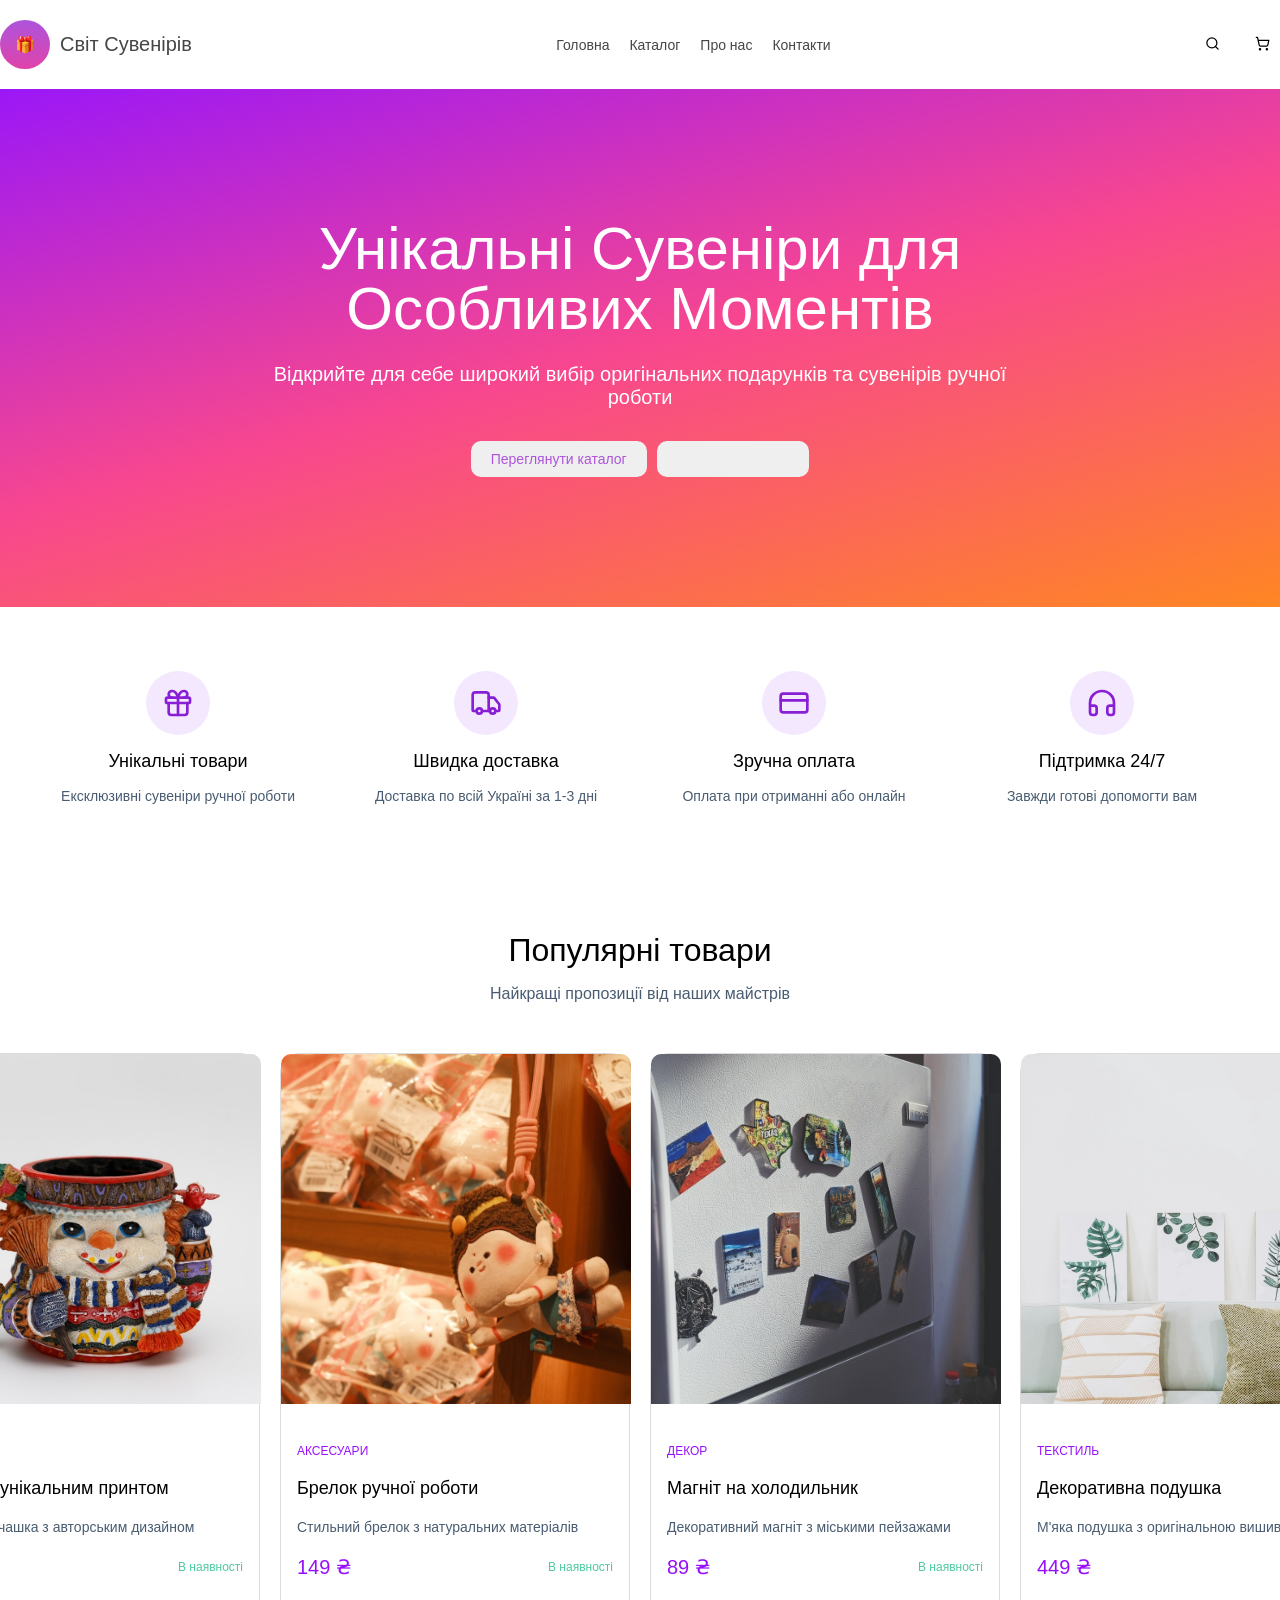
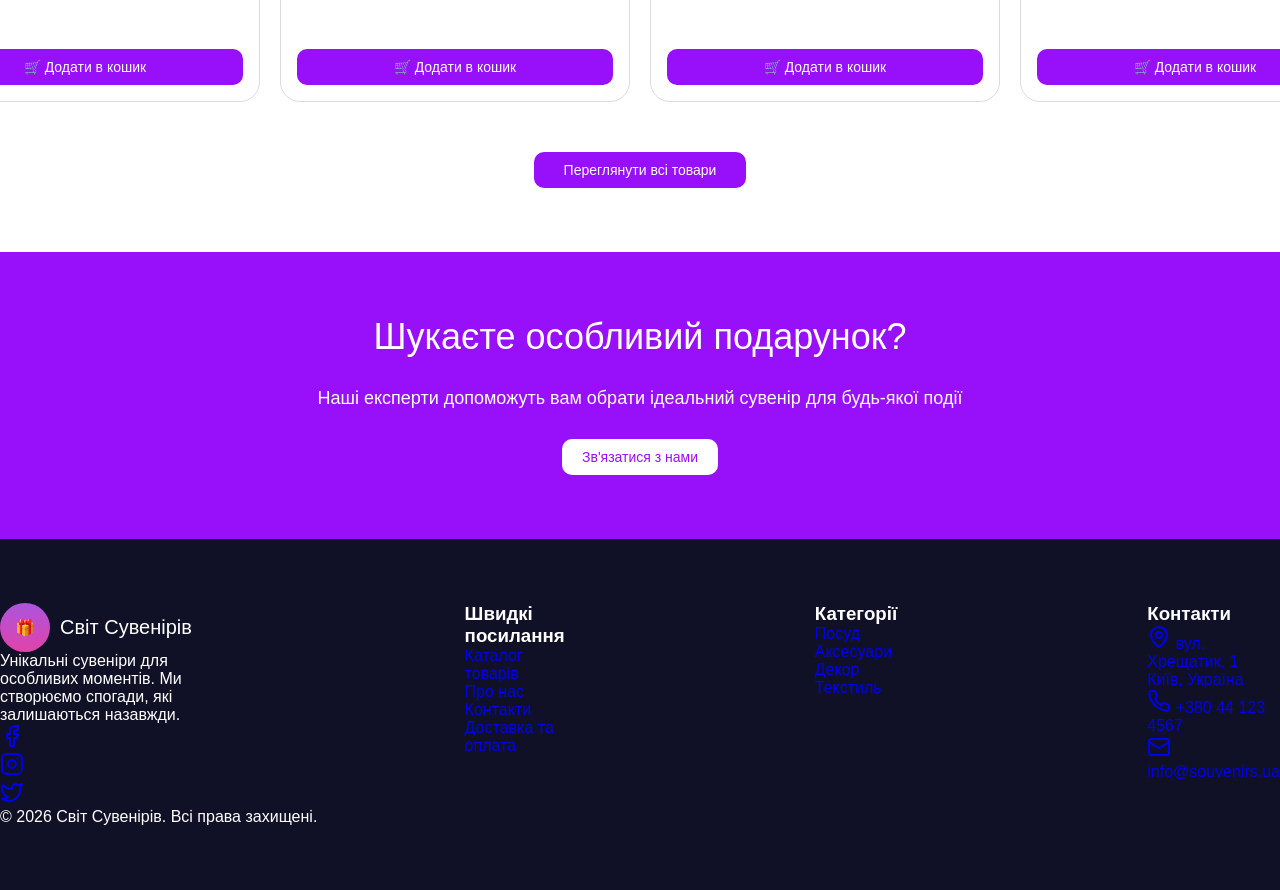
<file: less8_03/index.html>
<!DOCTYPE html>
<html lang="en">
<head>
    <meta charset="UTF-8">
  <link href="style/style.css" type="text/css" rel="stylesheet">
    <title>Світ Сувенірів</title>
</head>
<body>
<header>
    <div class="header-top wrapper">
        <div class="logo">
            <span class="logo-img">🎁</span>
            <span class="logo-text">Світ Сувенірів</span>
        </div>
        <nav class="nav">
            <ul>
                <li><a href="#">Головна</a></li>
                <li><a href="#">Каталог</a></li>
                <li><a href="#">Про нас</a></li>
                <li><a href="#">Контакти</a></li>
            </ul>
        </nav>
        <div class="header-button">
            <button><svg xmlns="http://www.w3.org/2000/svg" width="15" height="15" viewBox="0 0 24 24" fill="none" stroke="currentColor" stroke-width="2" stroke-linecap="round" stroke-linejoin="round" class="lucide lucide-search h-5 w-5"><circle cx="11" cy="11" r="8"></circle><path d="m21 21-4.3-4.3"></path></svg></button>
            <button><svg xmlns="http://www.w3.org/2000/svg" width="15" height="15" viewBox="0 0 24 24" fill="none" stroke="currentColor" stroke-width="2" stroke-linecap="round" stroke-linejoin="round" class="lucide lucide-shopping-cart h-5 w-5"><circle cx="8" cy="21" r="1"></circle><circle cx="19" cy="21" r="1"></circle><path d="M2.05 2.05h2l2.66 12.42a2 2 0 0 0 2 1.58h9.78a2 2 0 0 0 1.95-1.57l1.65-7.43H5.12"></path></svg></button>
        </div>
    </div>
    <div class="header-bottom">
        <div class="header-bottom-text">
            <h1>Унікальні Сувеніри для Особливих Моментів</h1>
            <p>Відкрийте для себе широкий вибір оригінальних подарунків та сувенірів ручної роботи</p>
        </div>
        <div class="header-bottom-button">
            <button>Переглянути каталог</button>
            <button id="btn-hover">Дізнатися більше</button>
        </div>
    </div>
</header>
<main>
    <section class="preference">
        <article class="preference-card">
            <span><svg xmlns="http://www.w3.org/2000/svg" width="32" height="32" viewBox="0 0 24 24" fill="none" stroke="currentColor" stroke-width="2" stroke-linecap="round" stroke-linejoin="round" class="lucide lucide-gift h-8 w-8 text-purple-600"><rect x="3" y="8" width="18" height="4" rx="1"></rect><path d="M12 8v13"></path><path d="M19 12v7a2 2 0 0 1-2 2H7a2 2 0 0 1-2-2v-7"></path><path d="M7.5 8a2.5 2.5 0 0 1 0-5A4.8 8 0 0 1 12 8a4.8 8 0 0 1 4.5-5 2.5 2.5 0 0 1 0 5"></path></svg></span>
            <h3>Унікальні товари</h3>
            <p>Ексклюзивні сувеніри ручної роботи</p>
        </article>
        <article class="preference-card">
            <span><svg xmlns="http://www.w3.org/2000/svg" width="32" height="32" viewBox="0 0 24 24" fill="none" stroke="currentColor" stroke-width="2" stroke-linecap="round" stroke-linejoin="round" class="lucide lucide-truck h-8 w-8 text-purple-600"><path d="M14 18V6a2 2 0 0 0-2-2H4a2 2 0 0 0-2 2v11a1 1 0 0 0 1 1h2"></path><path d="M15 18H9"></path><path d="M19 18h2a1 1 0 0 0 1-1v-3.65a1 1 0 0 0-.22-.624l-3.48-4.35A1 1 0 0 0 17.52 8H14"></path><circle cx="17" cy="18" r="2"></circle><circle cx="7" cy="18" r="2"></circle></svg><rect x="3" y="8" width="18" height="4" rx="1"></rect><path d="M12 8v13"></path><path d="M19 12v7a2 2 0 0 1-2 2H7a2 2 0 0 1-2-2v-7"></path><path d="M7.5 8a2.5 2.5 0 0 1 0-5A4.8 8 0 0 1 12 8a4.8 8 0 0 1 4.5-5 2.5 2.5 0 0 1 0 5"></path></svg></span>
            <h3>Швидка доставка</h3>
            <p>Доставка по всій Україні за 1-3 дні</p>
        </article>
        <article class="preference-card">
            <span><svg xmlns="http://www.w3.org/2000/svg" width="32" height="32" viewBox="0 0 24 24" fill="none" stroke="currentColor" stroke-width="2" stroke-linecap="round" stroke-linejoin="round" class="lucide lucide-credit-card h-8 w-8 text-purple-600"><rect width="20" height="14" x="2" y="5" rx="2"></rect><line x1="2" x2="22" y1="10" y2="10"></line></svg><path d="M14 18V6a2 2 0 0 0-2-2H4a2 2 0 0 0-2 2v11a1 1 0 0 0 1 1h2"></path><path d="M15 18H9"></path><path d="M19 18h2a1 1 0 0 0 1-1v-3.65a1 1 0 0 0-.22-.624l-3.48-4.35A1 1 0 0 0 17.52 8H14"></path><circle cx="17" cy="18" r="2"></circle><circle cx="7" cy="18" r="2"></circle></svg><rect x="3" y="8" width="18" height="4" rx="1"></rect><path d="M12 8v13"></path><path d="M19 12v7a2 2 0 0 1-2 2H7a2 2 0 0 1-2-2v-7"></path><path d="M7.5 8a2.5 2.5 0 0 1 0-5A4.8 8 0 0 1 12 8a4.8 8 0 0 1 4.5-5 2.5 2.5 0 0 1 0 5"></path></svg></span>
            <h3>Зручна оплата</h3>
            <p>Оплата при отриманні або онлайн</p>
        </article>
        <article class="preference-card">
            <span><svg xmlns="http://www.w3.org/2000/svg" width="32" height="32" viewBox="0 0 24 24" fill="none" stroke="currentColor" stroke-width="2" stroke-linecap="round" stroke-linejoin="round" class="lucide lucide-headphones h-8 w-8 text-purple-600"><path d="M3 14h3a2 2 0 0 1 2 2v3a2 2 0 0 1-2 2H5a2 2 0 0 1-2-2v-7a9 9 0 0 1 18 0v7a2 2 0 0 1-2 2h-1a2 2 0 0 1-2-2v-3a2 2 0 0 1 2-2h3"></path></svg><rect width="20" height="14" x="2" y="5" rx="2"></rect><line x1="2" x2="22" y1="10" y2="10"></line></svg><path d="M14 18V6a2 2 0 0 0-2-2H4a2 2 0 0 0-2 2v11a1 1 0 0 0 1 1h2"></path><path d="M15 18H9"></path><path d="M19 18h2a1 1 0 0 0 1-1v-3.65a1 1 0 0 0-.22-.624l-3.48-4.35A1 1 0 0 0 17.52 8H14"></path><circle cx="17" cy="18" r="2"></circle><circle cx="7" cy="18" r="2"></circle></svg><rect x="3" y="8" width="18" height="4" rx="1"></rect><path d="M12 8v13"></path><path d="M19 12v7a2 2 0 0 1-2 2H7a2 2 0 0 1-2-2v-7"></path><path d="M7.5 8a2.5 2.5 0 0 1 0-5A4.8 8 0 0 1 12 8a4.8 8 0 0 1 4.5-5 2.5 2.5 0 0 1 0 5"></path></svg></span>
            <h3>Підтримка 24/7</h3>
            <p>Завжди готові допомогти вам</p>
        </article>
    </section>
    <section class="products wrapper">
        <h2>Популярні товари</h2>
        <p>Найкращі пропозиції від наших майстрів</p>
        <article class="products-cards">
            <div class="products-item">
                <img src="images/product1.jfif">
                <div class="products-item-wrapper">
                    <span class="type">Посуд</span>
                    <h3>Чашка з унікальним принтом</h3>
                    <p>Керамічна чашка з авторським дизайном</p>
                    <div class="price">
                        <span class="cost">299 ₴</span>
                        <span class="availability">В наявності</span>
                    </div>
                    <button>
                        <span>🛒</span>
                        <span>Додати в кошик</span>
                    </button>
                </div>
            </div>
            <div class="products-item">
                <img src="images/product2.jfif">
                <div class="products-item-wrapper">
                    <span class="type">Аксесуари</span>
                    <h3>Брелок ручної роботи</h3>
                    <p>Стильний брелок з натуральних матеріалів</p>
                    <div class="price">
                        <span class="cost">149 ₴</span>
                        <span class="availability">В наявності</span>
                    </div>
                    <button>
                        <span>🛒</span>
                        <span>Додати в кошик</span>
                    </button>
                </div>
            </div>
            <div class="products-item">
                <img src="images/product3.jfif">
                <div class="products-item-wrapper">
                    <span class="type">Декор</span>
                    <h3>Магніт на холодильник</h3>
                    <p>Декоративний магніт з міськими пейзажами</p>
                    <div class="price">
                        <span class="cost">89 ₴</span>
                        <span class="availability">В наявності</span>
                    </div>
                    <button>
                        <span>🛒</span>
                        <span>Додати в кошик</span>
                    </button>
                </div>
            </div>
            <div class="products-item">
                <img src="images/product4.jfif">
                <div class="products-item-wrapper">
                    <span class="type">Текстиль</span>
                    <h3>Декоративна подушка</h3>
                    <p>М'яка подушка з оригінальною вишивкою</p>
                    <div class="price">
                        <span class="cost">449 ₴</span>
                        <span class="availability">В наявності</span>
                    </div>
                    <button>
                        <span>🛒</span>
                        <span>Додати в кошик</span>
                    </button>
                </div>
            </div>
        </article>
        <button class="products-btn">Переглянути всі товари</button>
    </section>
    <section class="send">
        <h2>Шукаєте особливий подарунок?</h2>
        <p>Наші експерти допоможуть вам обрати ідеальний сувенір для будь-якої події</p>
        <button>Зв'язатися з нами</button>
    </section>

</main>
<footer>
    <div class="footer-top">
        <section class="column">
            <div class="logo">
                <span class="logo-img">🎁</span>
                <span class="logo-text">Світ Сувенірів</span>
            </div>
            <p>Унікальні сувеніри для особливих моментів. Ми створюємо спогади, які залишаються назавжди.</p>
            <div class="footer-social">
                <ul>
                    <li><a href="#"><svg xmlns="http://www.w3.org/2000/svg" width="24" height="24" viewBox="0 0 24 24" fill="none" stroke="currentColor" stroke-width="2" stroke-linecap="round" stroke-linejoin="round" class="lucide lucide-facebook h-5 w-5"><path d="M18 2h-3a5 5 0 0 0-5 5v3H7v4h3v8h4v-8h3l1-4h-4V7a1 1 0 0 1 1-1h3z"></path></svg></a></li>
                    <li><a href="#"><svg xmlns="http://www.w3.org/2000/svg" width="24" height="24" viewBox="0 0 24 24" fill="none" stroke="currentColor" stroke-width="2" stroke-linecap="round" stroke-linejoin="round" class="lucide lucide-instagram h-5 w-5"><rect width="20" height="20" x="2" y="2" rx="5" ry="5"></rect><path d="M16 11.37A4 4 0 1 1 12.63 8 4 4 0 0 1 16 11.37z"></path><line x1="17.5" x2="17.51" y1="6.5" y2="6.5"></line></svg></a></li>
                    <li><a href="#"><svg xmlns="http://www.w3.org/2000/svg" width="24" height="24" viewBox="0 0 24 24" fill="none" stroke="currentColor" stroke-width="2" stroke-linecap="round" stroke-linejoin="round" class="lucide lucide-twitter h-5 w-5"><path d="M22 4s-.7 2.1-2 3.4c1.6 10-9.4 17.3-18 11.6 2.2.1 4.4-.6 6-2C3 15.5.5 9.6 3 5c2.2 2.6 5.6 4.1 9 4-.9-4.2 4-6.6 7-3.8 1.1 0 3-1.2 3-1.2z"></path></svg></a></li>
                </ul>
            </div>
        </section>

        <section class="column">
            <h3>Швидкі посилання</h3>
            <ul>
                <li><a href="#">Каталог товарів</a></li>
                <li><a href="#">Про нас</a></li>
                <li><a href="#">Контакти</a></li>
                <li><a href="#">Доставка та оплата</a></li>
            </ul>
        </section>
        <section class="column">
            <h3>Категорії</h3>
            <ul>
                <li><a href="#">Посуд</a></li>
                <li><a href="#">Аксесуари</a></li>
                <li><a href="#">Декор</a></li>
                <li><a href="#">Текстиль</a></li>
            </ul>
        </section>
        <section class="column">
            <h3>Контакти</h3>
            <ul>
                <li><a href="#">
                    <span><svg xmlns="http://www.w3.org/2000/svg" width="24" height="24" viewBox="0 0 24 24" fill="none" stroke="currentColor" stroke-width="2" stroke-linecap="round" stroke-linejoin="round" class="lucide lucide-map-pin h-5 w-5 flex-shrink-0 mt-0.5"><path d="M20 10c0 4.993-5.539 10.193-7.399 11.799a1 1 0 0 1-1.202 0C9.539 20.193 4 14.993 4 10a8 8 0 0 1 16 0"></path><circle cx="12" cy="10" r="3"></circle></svg></span>
                    <span>вул. Хрещатик, 1<br>Київ, Україна</span>
                </a></li>
                <li><a href="tel:+380 44 123 4567">
                    <span><svg xmlns="http://www.w3.org/2000/svg" width="24" height="24" viewBox="0 0 24 24" fill="none" stroke="currentColor" stroke-width="2" stroke-linecap="round" stroke-linejoin="round" class="lucide lucide-phone h-5 w-5 flex-shrink-0"><path d="M22 16.92v3a2 2 0 0 1-2.18 2 19.79 19.79 0 0 1-8.63-3.07 19.5 19.5 0 0 1-6-6 19.79 19.79 0 0 1-3.07-8.67A2 2 0 0 1 4.11 2h3a2 2 0 0 1 2 1.72 12.84 12.84 0 0 0 .7 2.81 2 2 0 0 1-.45 2.11L8.09 9.91a16 16 0 0 0 6 6l1.27-1.27a2 2 0 0 1 2.11-.45 12.84 12.84 0 0 0 2.81.7A2 2 0 0 1 22 16.92z"></path></svg></span>
                    <span>+380 44 123 4567</span>
                </a></li>
                <li><a href="mailto:info@souvenirs.ua">
                    <span><svg xmlns="http://www.w3.org/2000/svg" width="24" height="24" viewBox="0 0 24 24" fill="none" stroke="currentColor" stroke-width="2" stroke-linecap="round" stroke-linejoin="round" class="lucide lucide-mail h-5 w-5 flex-shrink-0"><rect width="20" height="16" x="2" y="4" rx="2"></rect><path d="m22 7-8.97 5.7a1.94 1.94 0 0 1-2.06 0L2 7"></path></svg></span>
                    <span>info@souvenirs.ua</span>
                </a></li>
            </ul>
        </section>




    </div>
    <div class="footer-bottom">
        <p>&copy; 2026 Світ Сувенірів. Всі права захищені.</p>
    </div>
</footer>
</body>
</html>
</file>
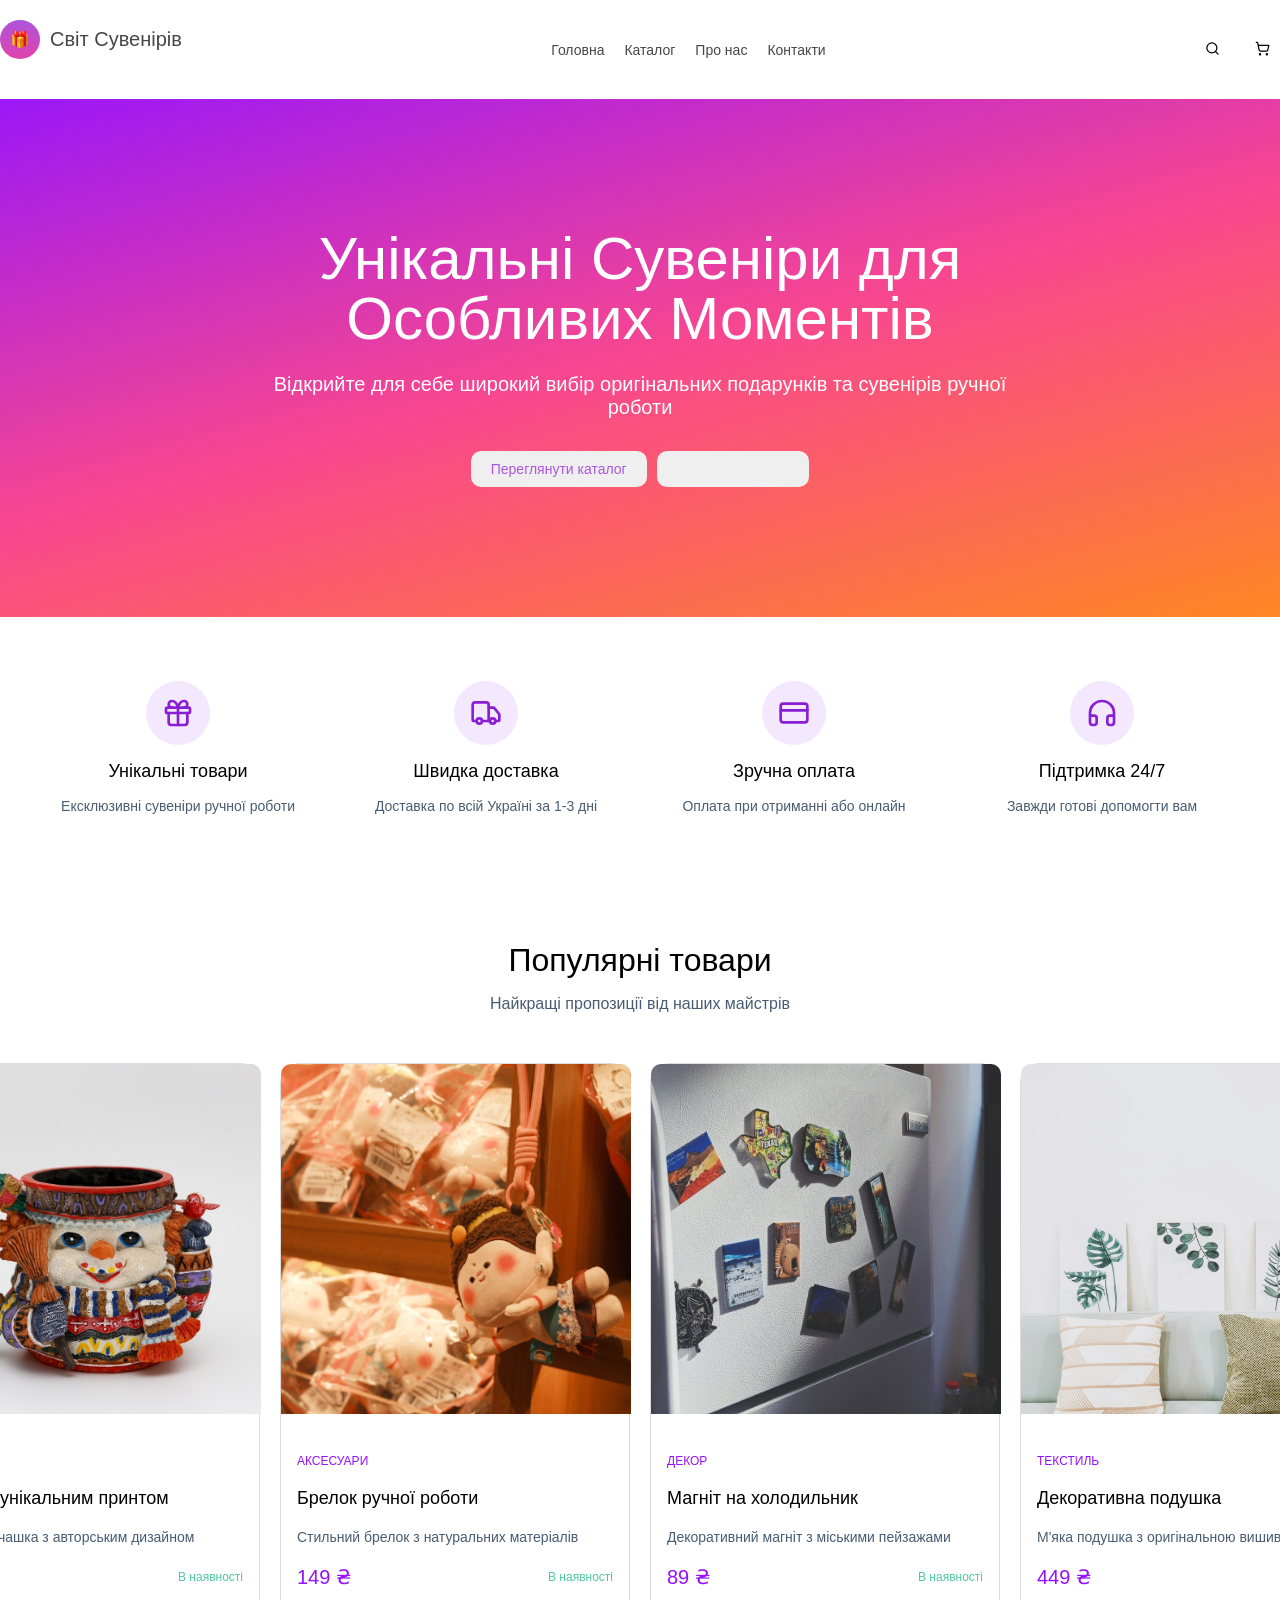
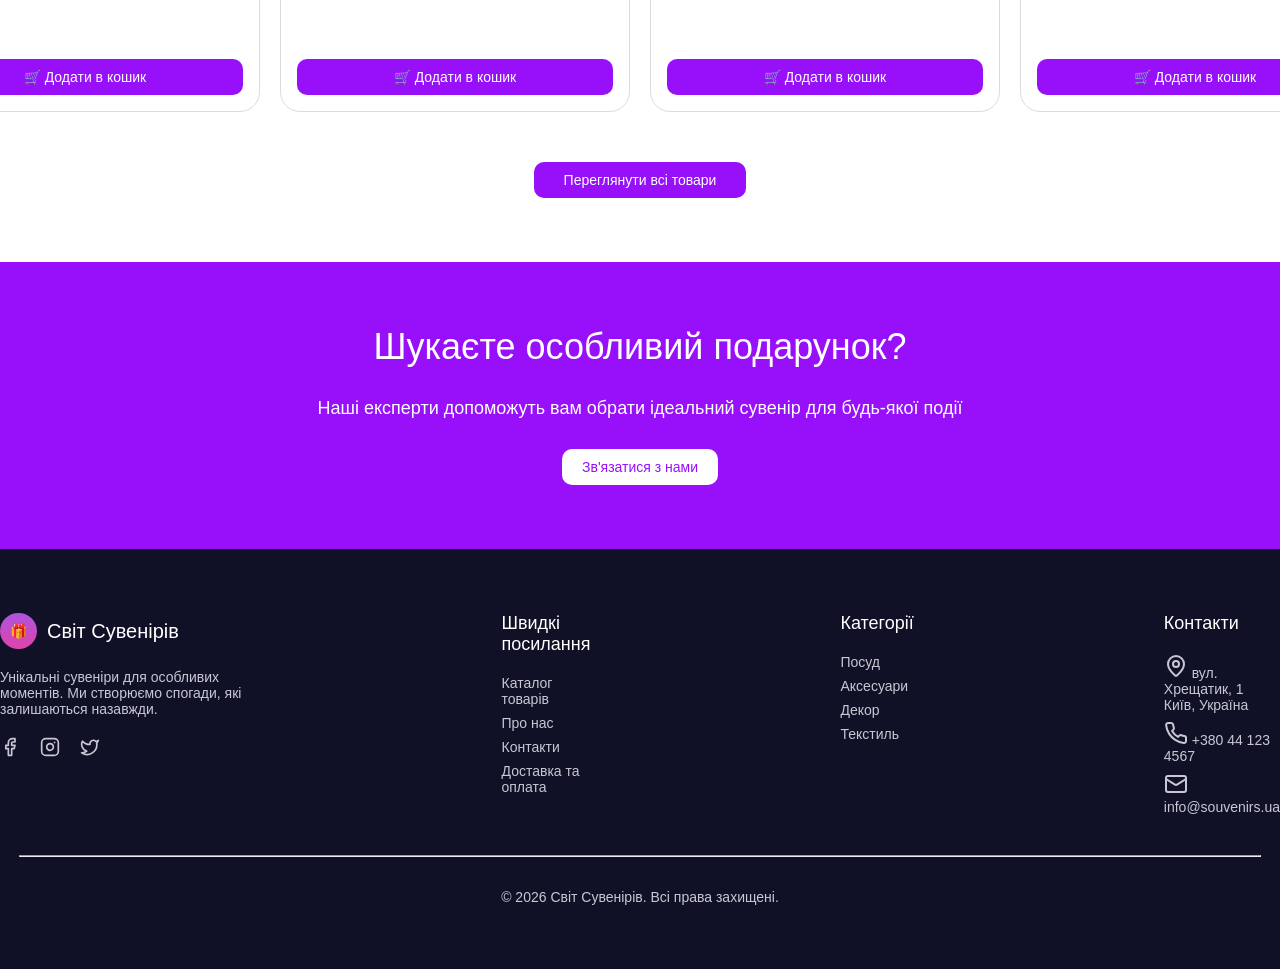
<file: less8_done/index.html>
<!DOCTYPE html>
<html lang="en">
<head>
    <meta charset="UTF-8">
  <link href="style/style.css" type="text/css" rel="stylesheet">
    <title>Світ Сувенірів</title>
</head>
<body>
<header>
    <div class="header-top wrapper">
        <div class="logo">
            <span class="logo-img">🎁</span>
            <span class="logo-text">Світ Сувенірів</span>
        </div>
        <nav class="nav">
            <ul>
                <li><a href="#">Головна</a></li>
                <li><a href="#">Каталог</a></li>
                <li><a href="#">Про нас</a></li>
                <li><a href="#">Контакти</a></li>
            </ul>
        </nav>
        <div class="header-button">
            <button><svg xmlns="http://www.w3.org/2000/svg" width="15" height="15" viewBox="0 0 24 24" fill="none" stroke="currentColor" stroke-width="2" stroke-linecap="round" stroke-linejoin="round" class="lucide lucide-search h-5 w-5"><circle cx="11" cy="11" r="8"></circle><path d="m21 21-4.3-4.3"></path></svg></button>
            <button><svg xmlns="http://www.w3.org/2000/svg" width="15" height="15" viewBox="0 0 24 24" fill="none" stroke="currentColor" stroke-width="2" stroke-linecap="round" stroke-linejoin="round" class="lucide lucide-shopping-cart h-5 w-5"><circle cx="8" cy="21" r="1"></circle><circle cx="19" cy="21" r="1"></circle><path d="M2.05 2.05h2l2.66 12.42a2 2 0 0 0 2 1.58h9.78a2 2 0 0 0 1.95-1.57l1.65-7.43H5.12"></path></svg></button>
        </div>
    </div>
    <div class="header-bottom">
        <div class="header-bottom-text">
            <h1>Унікальні Сувеніри для Особливих Моментів</h1>
            <p>Відкрийте для себе широкий вибір оригінальних подарунків та сувенірів ручної роботи</p>
        </div>
        <div class="header-bottom-button">
            <button>Переглянути каталог</button>
            <button id="btn-hover">Дізнатися більше</button>
        </div>
    </div>
</header>
<main>
    <section class="preference">
        <article class="preference-card">
            <span><svg xmlns="http://www.w3.org/2000/svg" width="32" height="32" viewBox="0 0 24 24" fill="none" stroke="currentColor" stroke-width="2" stroke-linecap="round" stroke-linejoin="round" class="lucide lucide-gift h-8 w-8 text-purple-600"><rect x="3" y="8" width="18" height="4" rx="1"></rect><path d="M12 8v13"></path><path d="M19 12v7a2 2 0 0 1-2 2H7a2 2 0 0 1-2-2v-7"></path><path d="M7.5 8a2.5 2.5 0 0 1 0-5A4.8 8 0 0 1 12 8a4.8 8 0 0 1 4.5-5 2.5 2.5 0 0 1 0 5"></path></svg></span>
            <h3>Унікальні товари</h3>
            <p>Ексклюзивні сувеніри ручної роботи</p>
        </article>
        <article class="preference-card">
            <span><svg xmlns="http://www.w3.org/2000/svg" width="32" height="32" viewBox="0 0 24 24" fill="none" stroke="currentColor" stroke-width="2" stroke-linecap="round" stroke-linejoin="round" class="lucide lucide-truck h-8 w-8 text-purple-600"><path d="M14 18V6a2 2 0 0 0-2-2H4a2 2 0 0 0-2 2v11a1 1 0 0 0 1 1h2"></path><path d="M15 18H9"></path><path d="M19 18h2a1 1 0 0 0 1-1v-3.65a1 1 0 0 0-.22-.624l-3.48-4.35A1 1 0 0 0 17.52 8H14"></path><circle cx="17" cy="18" r="2"></circle><circle cx="7" cy="18" r="2"></circle></svg><rect x="3" y="8" width="18" height="4" rx="1"></rect><path d="M12 8v13"></path><path d="M19 12v7a2 2 0 0 1-2 2H7a2 2 0 0 1-2-2v-7"></path><path d="M7.5 8a2.5 2.5 0 0 1 0-5A4.8 8 0 0 1 12 8a4.8 8 0 0 1 4.5-5 2.5 2.5 0 0 1 0 5"></path></svg></span>
            <h3>Швидка доставка</h3>
            <p>Доставка по всій Україні за 1-3 дні</p>
        </article>
        <article class="preference-card">
            <span><svg xmlns="http://www.w3.org/2000/svg" width="32" height="32" viewBox="0 0 24 24" fill="none" stroke="currentColor" stroke-width="2" stroke-linecap="round" stroke-linejoin="round" class="lucide lucide-credit-card h-8 w-8 text-purple-600"><rect width="20" height="14" x="2" y="5" rx="2"></rect><line x1="2" x2="22" y1="10" y2="10"></line></svg><path d="M14 18V6a2 2 0 0 0-2-2H4a2 2 0 0 0-2 2v11a1 1 0 0 0 1 1h2"></path><path d="M15 18H9"></path><path d="M19 18h2a1 1 0 0 0 1-1v-3.65a1 1 0 0 0-.22-.624l-3.48-4.35A1 1 0 0 0 17.52 8H14"></path><circle cx="17" cy="18" r="2"></circle><circle cx="7" cy="18" r="2"></circle></svg><rect x="3" y="8" width="18" height="4" rx="1"></rect><path d="M12 8v13"></path><path d="M19 12v7a2 2 0 0 1-2 2H7a2 2 0 0 1-2-2v-7"></path><path d="M7.5 8a2.5 2.5 0 0 1 0-5A4.8 8 0 0 1 12 8a4.8 8 0 0 1 4.5-5 2.5 2.5 0 0 1 0 5"></path></svg></span>
            <h3>Зручна оплата</h3>
            <p>Оплата при отриманні або онлайн</p>
        </article>
        <article class="preference-card">
            <span><svg xmlns="http://www.w3.org/2000/svg" width="32" height="32" viewBox="0 0 24 24" fill="none" stroke="currentColor" stroke-width="2" stroke-linecap="round" stroke-linejoin="round" class="lucide lucide-headphones h-8 w-8 text-purple-600"><path d="M3 14h3a2 2 0 0 1 2 2v3a2 2 0 0 1-2 2H5a2 2 0 0 1-2-2v-7a9 9 0 0 1 18 0v7a2 2 0 0 1-2 2h-1a2 2 0 0 1-2-2v-3a2 2 0 0 1 2-2h3"></path></svg><rect width="20" height="14" x="2" y="5" rx="2"></rect><line x1="2" x2="22" y1="10" y2="10"></line></svg><path d="M14 18V6a2 2 0 0 0-2-2H4a2 2 0 0 0-2 2v11a1 1 0 0 0 1 1h2"></path><path d="M15 18H9"></path><path d="M19 18h2a1 1 0 0 0 1-1v-3.65a1 1 0 0 0-.22-.624l-3.48-4.35A1 1 0 0 0 17.52 8H14"></path><circle cx="17" cy="18" r="2"></circle><circle cx="7" cy="18" r="2"></circle></svg><rect x="3" y="8" width="18" height="4" rx="1"></rect><path d="M12 8v13"></path><path d="M19 12v7a2 2 0 0 1-2 2H7a2 2 0 0 1-2-2v-7"></path><path d="M7.5 8a2.5 2.5 0 0 1 0-5A4.8 8 0 0 1 12 8a4.8 8 0 0 1 4.5-5 2.5 2.5 0 0 1 0 5"></path></svg></span>
            <h3>Підтримка 24/7</h3>
            <p>Завжди готові допомогти вам</p>
        </article>
    </section>
    <section class="products wrapper">
        <h2>Популярні товари</h2>
        <p>Найкращі пропозиції від наших майстрів</p>
        <article class="products-cards">
            <div class="products-item">
                <img src="images/product1.jfif">
                <div class="products-item-wrapper">
                    <span class="type">Посуд</span>
                    <h3>Чашка з унікальним принтом</h3>
                    <p>Керамічна чашка з авторським дизайном</p>
                    <div class="price">
                        <span class="cost">299 ₴</span>
                        <span class="availability">В наявності</span>
                    </div>
                    <button>
                        <span>🛒</span>
                        <span>Додати в кошик</span>
                    </button>
                </div>
            </div>
            <div class="products-item">
                <img src="images/product2.jfif">
                <div class="products-item-wrapper">
                    <span class="type">Аксесуари</span>
                    <h3>Брелок ручної роботи</h3>
                    <p>Стильний брелок з натуральних матеріалів</p>
                    <div class="price">
                        <span class="cost">149 ₴</span>
                        <span class="availability">В наявності</span>
                    </div>
                    <button>
                        <span>🛒</span>
                        <span>Додати в кошик</span>
                    </button>
                </div>
            </div>
            <div class="products-item">
                <img src="images/product3.jfif">
                <div class="products-item-wrapper">
                    <span class="type">Декор</span>
                    <h3>Магніт на холодильник</h3>
                    <p>Декоративний магніт з міськими пейзажами</p>
                    <div class="price">
                        <span class="cost">89 ₴</span>
                        <span class="availability">В наявності</span>
                    </div>
                    <button>
                        <span>🛒</span>
                        <span>Додати в кошик</span>
                    </button>
                </div>
            </div>
            <div class="products-item">
                <img src="images/product4.jfif">
                <div class="products-item-wrapper">
                    <span class="type">Текстиль</span>
                    <h3>Декоративна подушка</h3>
                    <p>М'яка подушка з оригінальною вишивкою</p>
                    <div class="price">
                        <span class="cost">449 ₴</span>
                        <span class="availability">В наявності</span>
                    </div>
                    <button>
                        <span>🛒</span>
                        <span>Додати в кошик</span>
                    </button>
                </div>
            </div>
        </article>
        <button class="products-btn">Переглянути всі товари</button>
    </section>
    <section class="send">
        <h2>Шукаєте особливий подарунок?</h2>
        <p>Наші експерти допоможуть вам обрати ідеальний сувенір для будь-якої події</p>
        <button>Зв'язатися з нами</button>
    </section>

</main>
<footer>
    <div class="footer-top">
        <section class="column">
            <div class="logo">
                <span class="logo-img">🎁</span>
                <span class="logo-text">Світ Сувенірів</span>
            </div>
            <p>Унікальні сувеніри для особливих моментів. Ми створюємо спогади, які залишаються назавжди.</p>
            <div class="footer-social">
                <ul>
                    <li><a href="#"><svg xmlns="http://www.w3.org/2000/svg" width="20" height="20" viewBox="0 0 24 24" fill="none" stroke="currentColor" stroke-width="2" stroke-linecap="round" stroke-linejoin="round" class="lucide lucide-facebook h-5 w-5"><path d="M18 2h-3a5 5 0 0 0-5 5v3H7v4h3v8h4v-8h3l1-4h-4V7a1 1 0 0 1 1-1h3z"></path></svg></a></li>
                    <li><a href="#"><svg xmlns="http://www.w3.org/2000/svg" width="20" height="20" viewBox="0 0 24 24" fill="none" stroke="currentColor" stroke-width="2" stroke-linecap="round" stroke-linejoin="round" class="lucide lucide-instagram h-5 w-5"><rect width="20" height="20" x="2" y="2" rx="5" ry="5"></rect><path d="M16 11.37A4 4 0 1 1 12.63 8 4 4 0 0 1 16 11.37z"></path><line x1="17.5" x2="17.51" y1="6.5" y2="6.5"></line></svg></a></li>
                    <li><a href="#"><svg xmlns="http://www.w3.org/2000/svg" width="20" height="20" viewBox="0 0 24 24" fill="none" stroke="currentColor" stroke-width="2" stroke-linecap="round" stroke-linejoin="round" class="lucide lucide-twitter h-5 w-5"><path d="M22 4s-.7 2.1-2 3.4c1.6 10-9.4 17.3-18 11.6 2.2.1 4.4-.6 6-2C3 15.5.5 9.6 3 5c2.2 2.6 5.6 4.1 9 4-.9-4.2 4-6.6 7-3.8 1.1 0 3-1.2 3-1.2z"></path></svg></a></li>
                </ul>
            </div>
        </section>

        <section class="column">
            <h3>Швидкі посилання</h3>
            <ul>
                <li><a href="#">Каталог товарів</a></li>
                <li><a href="#">Про нас</a></li>
                <li><a href="#">Контакти</a></li>
                <li><a href="#">Доставка та оплата</a></li>
            </ul>
        </section>
        <section class="column">
            <h3>Категорії</h3>
            <ul>
                <li><a href="#">Посуд</a></li>
                <li><a href="#">Аксесуари</a></li>
                <li><a href="#">Декор</a></li>
                <li><a href="#">Текстиль</a></li>
            </ul>
        </section>
        <section class="column">
            <h3>Контакти</h3>
            <ul>
                <li><a href="#">
                    <span><svg xmlns="http://www.w3.org/2000/svg" width="24" height="24" viewBox="0 0 24 24" fill="none" stroke="currentColor" stroke-width="2" stroke-linecap="round" stroke-linejoin="round" class="lucide lucide-map-pin h-5 w-5 flex-shrink-0 mt-0.5"><path d="M20 10c0 4.993-5.539 10.193-7.399 11.799a1 1 0 0 1-1.202 0C9.539 20.193 4 14.993 4 10a8 8 0 0 1 16 0"></path><circle cx="12" cy="10" r="3"></circle></svg></span>
                    <span>вул. Хрещатик, 1<br>Київ, Україна</span>
                </a></li>
                <li><a href="tel:+380 44 123 4567">
                    <span><svg xmlns="http://www.w3.org/2000/svg" width="24" height="24" viewBox="0 0 24 24" fill="none" stroke="currentColor" stroke-width="2" stroke-linecap="round" stroke-linejoin="round" class="lucide lucide-phone h-5 w-5 flex-shrink-0"><path d="M22 16.92v3a2 2 0 0 1-2.18 2 19.79 19.79 0 0 1-8.63-3.07 19.5 19.5 0 0 1-6-6 19.79 19.79 0 0 1-3.07-8.67A2 2 0 0 1 4.11 2h3a2 2 0 0 1 2 1.72 12.84 12.84 0 0 0 .7 2.81 2 2 0 0 1-.45 2.11L8.09 9.91a16 16 0 0 0 6 6l1.27-1.27a2 2 0 0 1 2.11-.45 12.84 12.84 0 0 0 2.81.7A2 2 0 0 1 22 16.92z"></path></svg></span>
                    <span>+380 44 123 4567</span>
                </a></li>
                <li><a href="mailto:info@souvenirs.ua">
                    <span><svg xmlns="http://www.w3.org/2000/svg" width="24" height="24" viewBox="0 0 24 24" fill="none" stroke="currentColor" stroke-width="2" stroke-linecap="round" stroke-linejoin="round" class="lucide lucide-mail h-5 w-5 flex-shrink-0"><rect width="20" height="16" x="2" y="4" rx="2"></rect><path d="m22 7-8.97 5.7a1.94 1.94 0 0 1-2.06 0L2 7"></path></svg></span>
                    <span>info@souvenirs.ua</span>
                </a></li>
            </ul>
        </section>




    </div>
    <hr>
    <div class="footer-bottom">
        <p>&copy; 2026 Світ Сувенірів. Всі права захищені.</p>
    </div>
</footer>
</body>
</html>
</file>
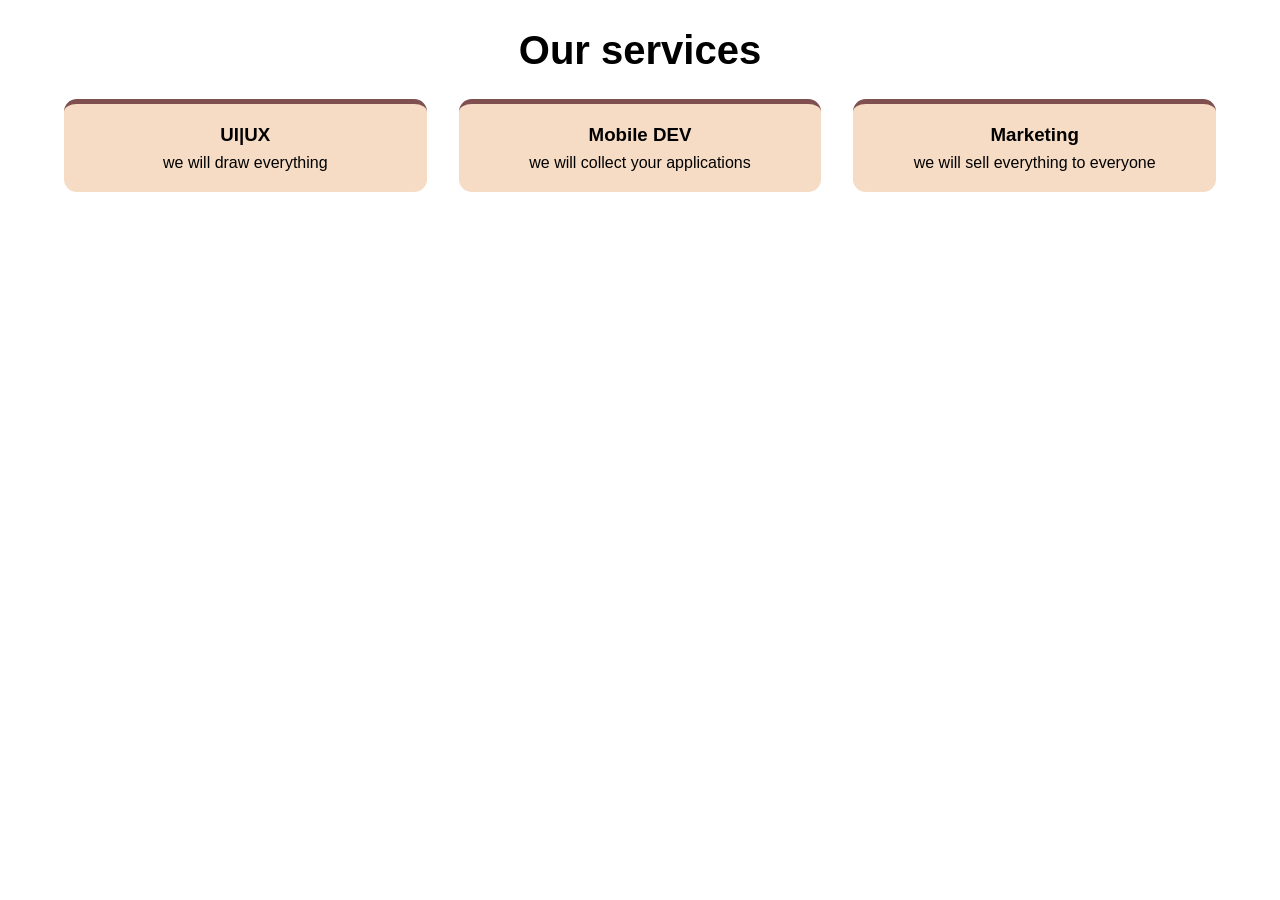
<file: less_11/index.html>
<!DOCTYPE html>
<html lang="en">
<head>
    <meta charset="UTF-8">
    <title>Title</title>
    <link rel="stylesheet" href="style/style.css" type="text/css">
    <meta name="viewport" content="width=device-width, initial-scale=1.0">
    <meta charset="UTF-8">
</head>
<body>
<!--rem - для тексту та відступів. 1 rem = 16px
  %
vh vw, 1vh = 1%-->

<section>
    <div class="wrapper">
        <h1>Our services</h1>
        <div class="grid">
            <div class="card">
                <h3>UI|UX</h3>
                <p>we will draw everything</p>
            </div>

            <div class="card">
                <h3>Mobile DEV</h3>
                <p>we will collect your applications</p>
            </div>

            <div class="card">
                <h3>Marketing</h3>
                <p>we will sell everything to everyone</p>
            </div>
        </div>
    </div>
</section>
</body>
</html>
</file>
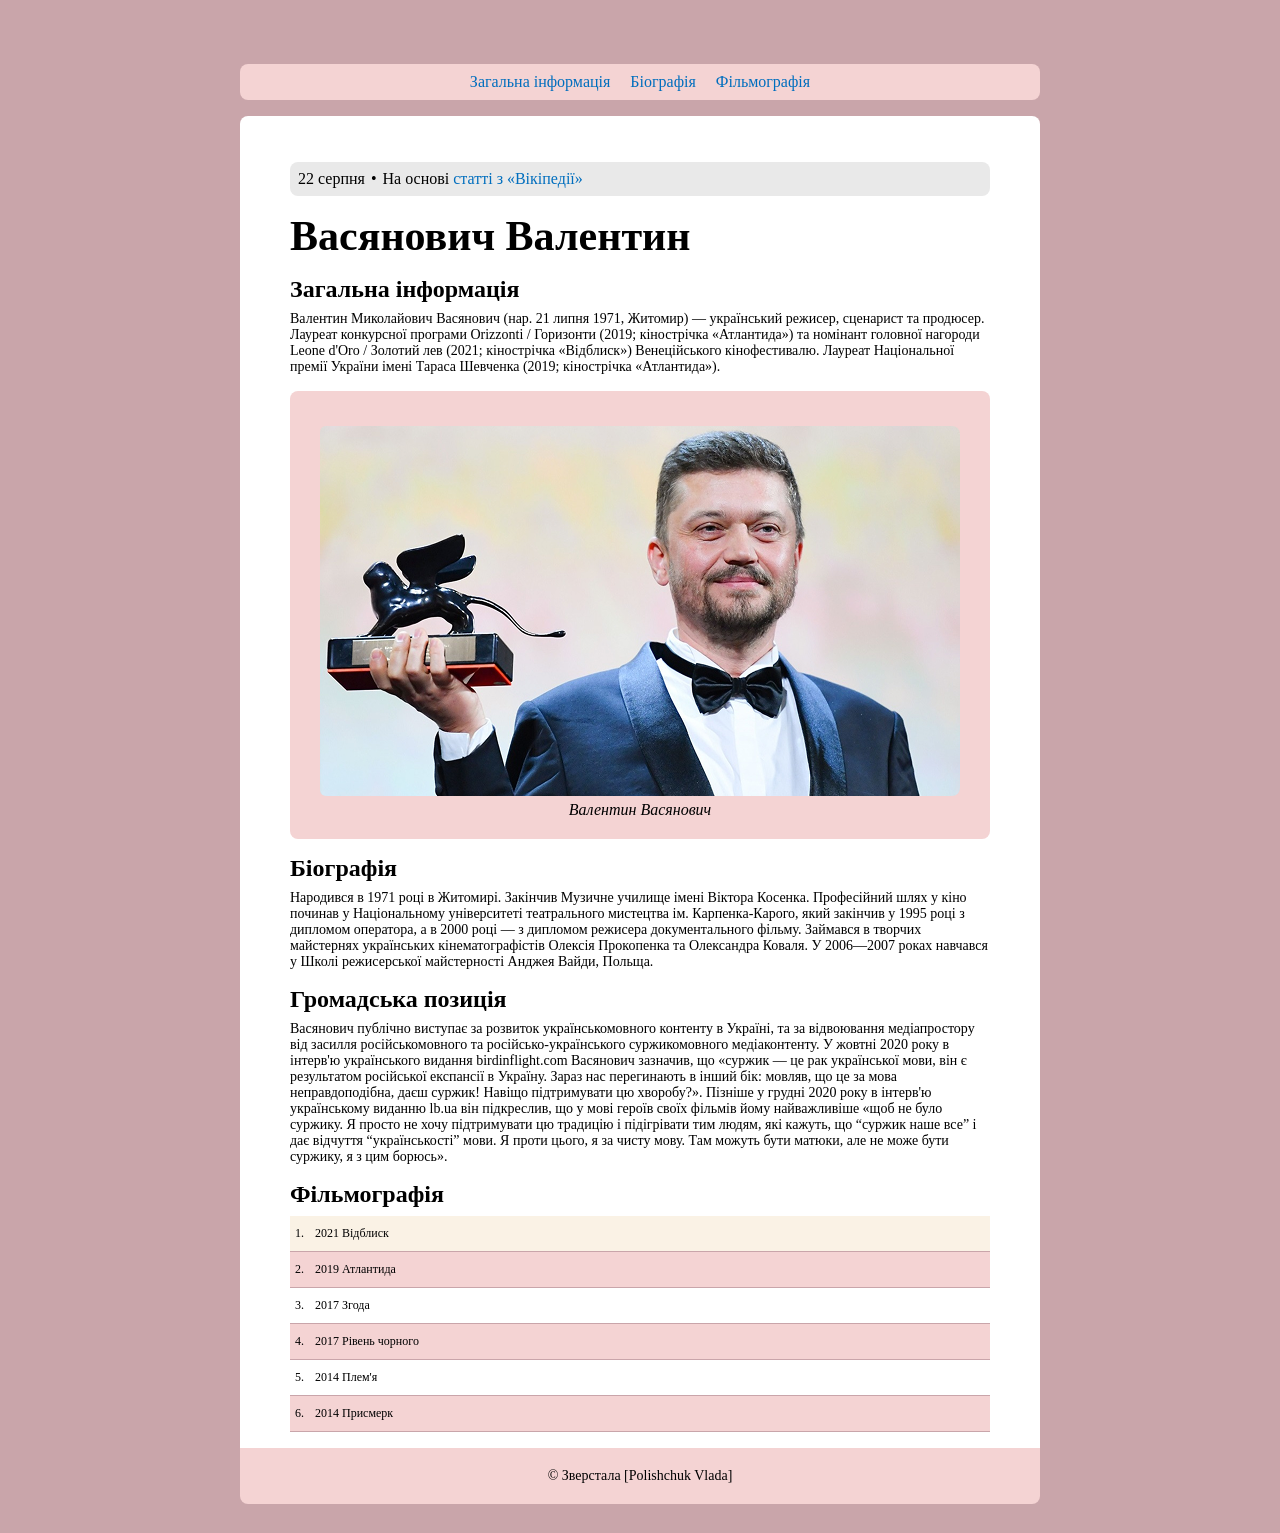
<file: less_12/index.html>
<!DOCTYPE html>
<html lang="en">
<head>
    <meta charset="UTF-8">
    <title>Васянович Валентин</title>
    <link rel="stylesheet" type="text/css" href="style/style.css">
    <meta name="viewport" content="width=device-width, initial-scale=1.0">
</head>
<body>
<div class="wrapper">
    <header>
        <nav>
            <span class="nav-menu">Меню</span>
            <ul class="nav">
                <li><a href="#">Загальна інформація</a></li>
                <li><a href="#">Біографія</a></li>
                <li><a href="#">Фільмографія</a></li>
            </ul>
        </nav>
    </header>

    <main>
        <article class="date">
            <span>22 серпня</span> &bull; <span>На основі <a href="#">статті з «Вікіпедії»</a> </span>
        </article>
        <article class="main">
            <h1>Васянович Валентин</h1>
            <section class="info">
                <h2>Загальна інформація</h2>
                <p>Валентин Миколайович Васянович (нар. 21 липня 1971, Житомир) — український режисер, сценарист та продюсер. Лауреат конкурсної програми Orizzonti / Горизонти (2019; кінострічка «Атлантида») та номінант головної нагороди Leone d'Oro / Золотий лев (2021; кінострічка «Відблиск») Венеційського кінофестивалю. Лауреат Національної премії України імені Тараса Шевченка (2019; кінострічка «Атлантида»).</p>
            </section>

            <figure>
                <img src="images/img1.png" alt="Валентин Васянович">
                <figcaption>Валентин Васянович</figcaption>
            </figure>

            <section class="info">
                <h2>Біографія</h2>
                <p>Народився в 1971 році в Житомирі. Закінчив Музичне училище імені Віктора Косенка. Професійний шлях у кіно починав у Національному університеті театрального мистецтва ім. Карпенка-Карого, який закінчив у 1995 році з дипломом оператора, а в 2000 році — з дипломом режисера документального фільму. Займався в творчих майстернях українських кінематографістів Олексія Прокопенка та Олександра Коваля.

                    У 2006—2007 роках навчався у Школі режисерської майстерності Анджея Вайди, Польща.</p>
            </section>

            <section class="info">
                <h2>Громадська позиція</h2>
                <p>Васянович публічно виступає за розвиток українськомовного контенту в Україні, та за відвоювання медіапростору від засилля російськомовного та російсько-українського суржикомовного медіаконтенту. У жовтні 2020 року в інтерв'ю українського видання birdinflight.com Васянович зазначив, що «суржик — це рак української мови, він є результатом російської експансії в Україну. Зараз нас перегинають в інший бік: мовляв, що це за мова неправдоподібна, даєш суржик! Навіщо підтримувати цю хворобу?». Пізніше у грудні 2020 року в інтерв'ю українському виданню lb.ua він підкреслив, що у мові героїв своїх фільмів йому найважливіше «щоб не було суржику. Я просто не хочу підтримувати цю традицію і підігрівати тим людям, які кажуть, що “суржик наше все” і дає відчуття “українськості” мови. Я проти цього, я за чисту мову. Там можуть бути матюки, але не може бути суржику, я з цим борюсь».</p>
            </section>

            <section class="movie">
                <h2>Фільмографія</h2>
                <ol>
                    <li>2021 Відблиск</li>
                    <li>2019 Атлантида</li>
                    <li>2017 Згода</li>
                    <li>2017 Рівень чорного</li>
                    <li>2014 Плем'я</li>
                    <li>2014 Присмерк</li>
                </ol>
            </section>
        </article>
    </main>

    <footer>
        &copy; <span>Зверстала [Polishchuk Vlada]</span>
    </footer>
</div>

</body>
</html>
</file>
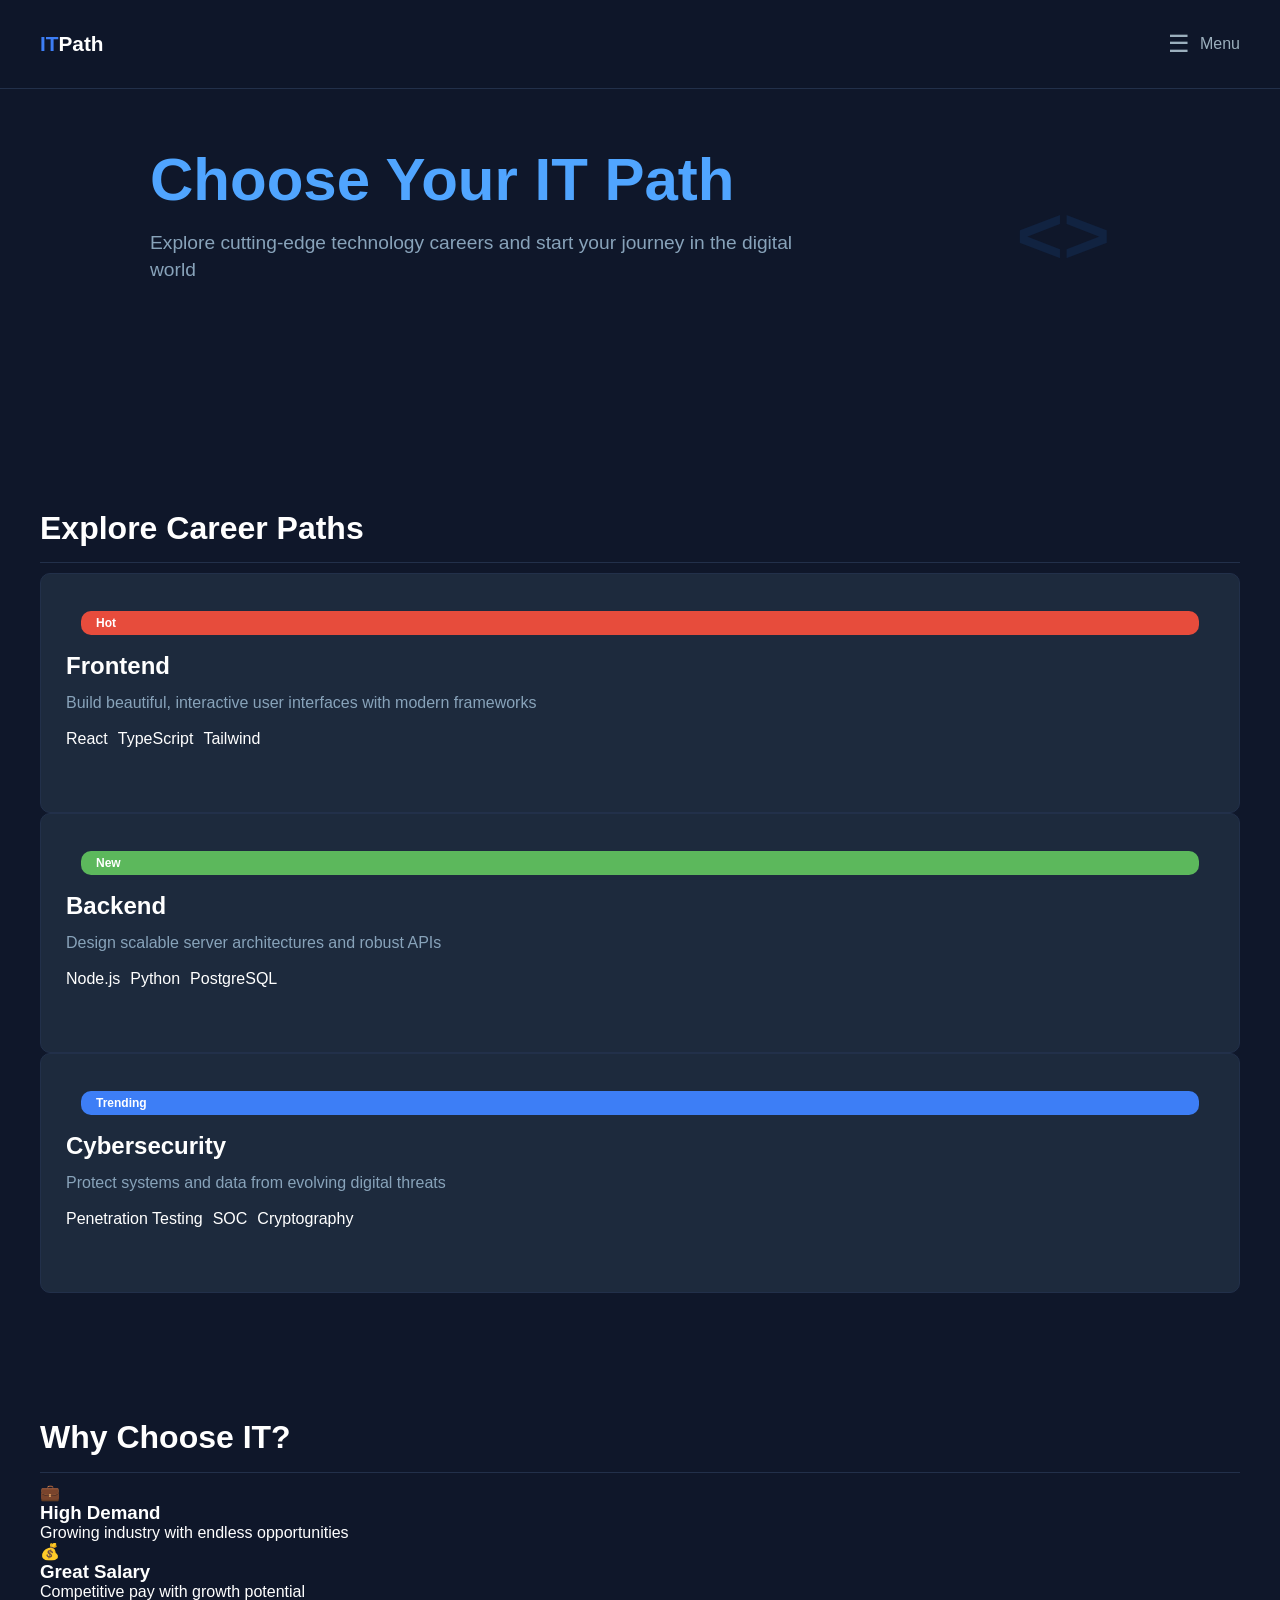
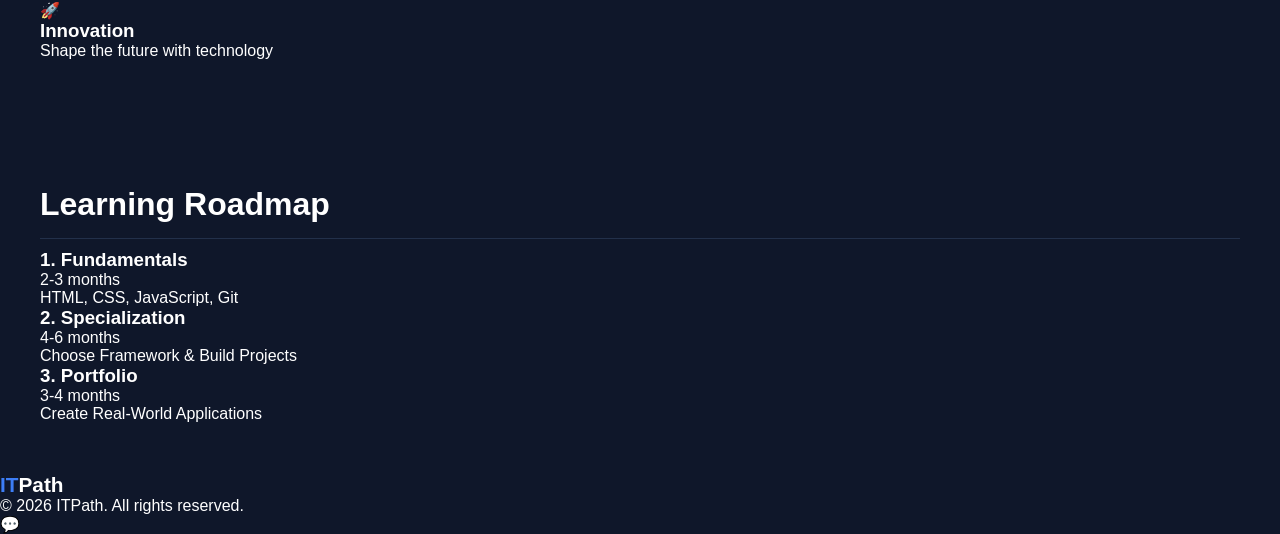
<file: less_14/index.html>
<!DOCTYPE html>
<html lang="en">
<head>
    <meta charset="UTF-8">
    <title>IT Career Path Landing Page</title>
    <meta name="viewport" content="width=device-width, initial-scale=1.0">
    <link rel="stylesheet" href="style/style.css" type="text/css">
</head>
<body>
<header>
    <div class="wrapper header-content">
        <div class="logo">
            <span>IT</span>Path
        </div>

        <nav class="menu">
            <span class="menu-icon">☰</span>
            <span>Menu</span>
        </nav>
    </div>
</header>

<main>
    <section class="hero-section">
        <div class="wrapper hero-content">
            <article class="hero-text">
                <h1>Choose Your IT Path</h1>
                <p>Explore cutting-edge technology careers and start your journey in the digital world</p>
            </article>
            <div class="code-icon">&lt;&gt;</div>
        </div>
    </section>

    <section class="career-section">
        <div class="wrapper">
            <h2 class="section-title">Explore Career Paths</h2>
            <div class="card-list">
                <article class="career-card">
                    <span class="badge badge-red">Hot</span>
                    <h3>Frontend</h3>
                    <p>Build beautiful, interactive user interfaces with modern frameworks</p>
                    <dic class="tags">
                        <span>React</span>
                        <span>TypeScript</span>
                        <span>Tailwind</span>
                    </dic>
                </article>

                <article class="career-card">
                    <span class="badge badge-green">New</span>
                    <h3>Backend</h3>
                    <p>Design scalable server architectures and robust APIs</p>
                    <dic class="tags">
                        <span>Node.js</span>
                        <span>Python</span>
                        <span>PostgreSQL</span>
                    </dic>
                </article>

                <article class="career-card">
                    <span class="badge badge-blue">Trending</span>
                    <h3>Cybersecurity</h3>
                    <p>Protect systems and data from evolving digital threats</p>
                    <dic class="tags">
                        <span>Penetration Testing</span>
                        <span>SOC</span>
                        <span>Cryptography</span>
                    </dic>
                </article>
            </div>
        </div>
    </section>

    <section class="benefits-section">
        <div class="wrapper">
            <h2 class="section-title">Why Choose IT?</h2>
            <div class="benefits-list">
                <article class="benefit-card">
                    <span class="benefit-icon">💼</span>
                    <h3>High Demand</h3>
                    <p>Growing industry with endless opportunities</p>
                </article>

                <article class="benefit-card">
                    <span class="benefit-icon">💰</span>
                    <h3>Great Salary</h3>
                    <p>Competitive pay with growth potential</p>
                </article>

                <article class="benefit-card">
                    <span class="benefit-icon">🚀</span>
                    <h3>Innovation</h3>
                    <p>Shape the future with technology</p>
                </article>
            </div>
        </div>
    </section>

    <section class="roadmap-section">
        <div class="wrapper">
            <h2 class="section-title">Learning Roadmap</h2>
            <div class="roadmap-list">
                <article class="roadmap-card">
                    <span class="roadmap-circle"></span>
                    <div class="roadmap-content">
                        <div class="content-top">
                            <h3>1. Fundamentals</h3>
                            <span>2-3 months</span>
                        </div>
                        <p>HTML, CSS, JavaScript, Git</p>
                    </div>
                </article>

                <article class="roadmap-card">
                    <span class="roadmap-circle"></span>
                    <div class="roadmap-content">
                        <div class="content-top">
                            <h3>2. Specialization</h3>
                            <span>4-6 months</span>
                        </div>
                        <p>Choose Framework & Build Projects</p>
                    </div>
                </article>

                <article class="roadmap-card">
                    <span class="roadmap-circle"></span>
                    <div class="roadmap-content">
                        <div class="content-top">
                            <h3>3. Portfolio</h3>
                            <span>3-4 months</span>
                        </div>
                        <p>Create Real-World Applications</p>
                    </div>
                </article>
            </div>
        </div>
    </section>
</main>

<footer>
    <div class="logo">
        <span>IT</span>Path
    </div>
    <p>&copy; 2026 ITPath. All rights reserved.</p>
</footer>
<a href="#">💬</a>
</body>
</html>
</file>
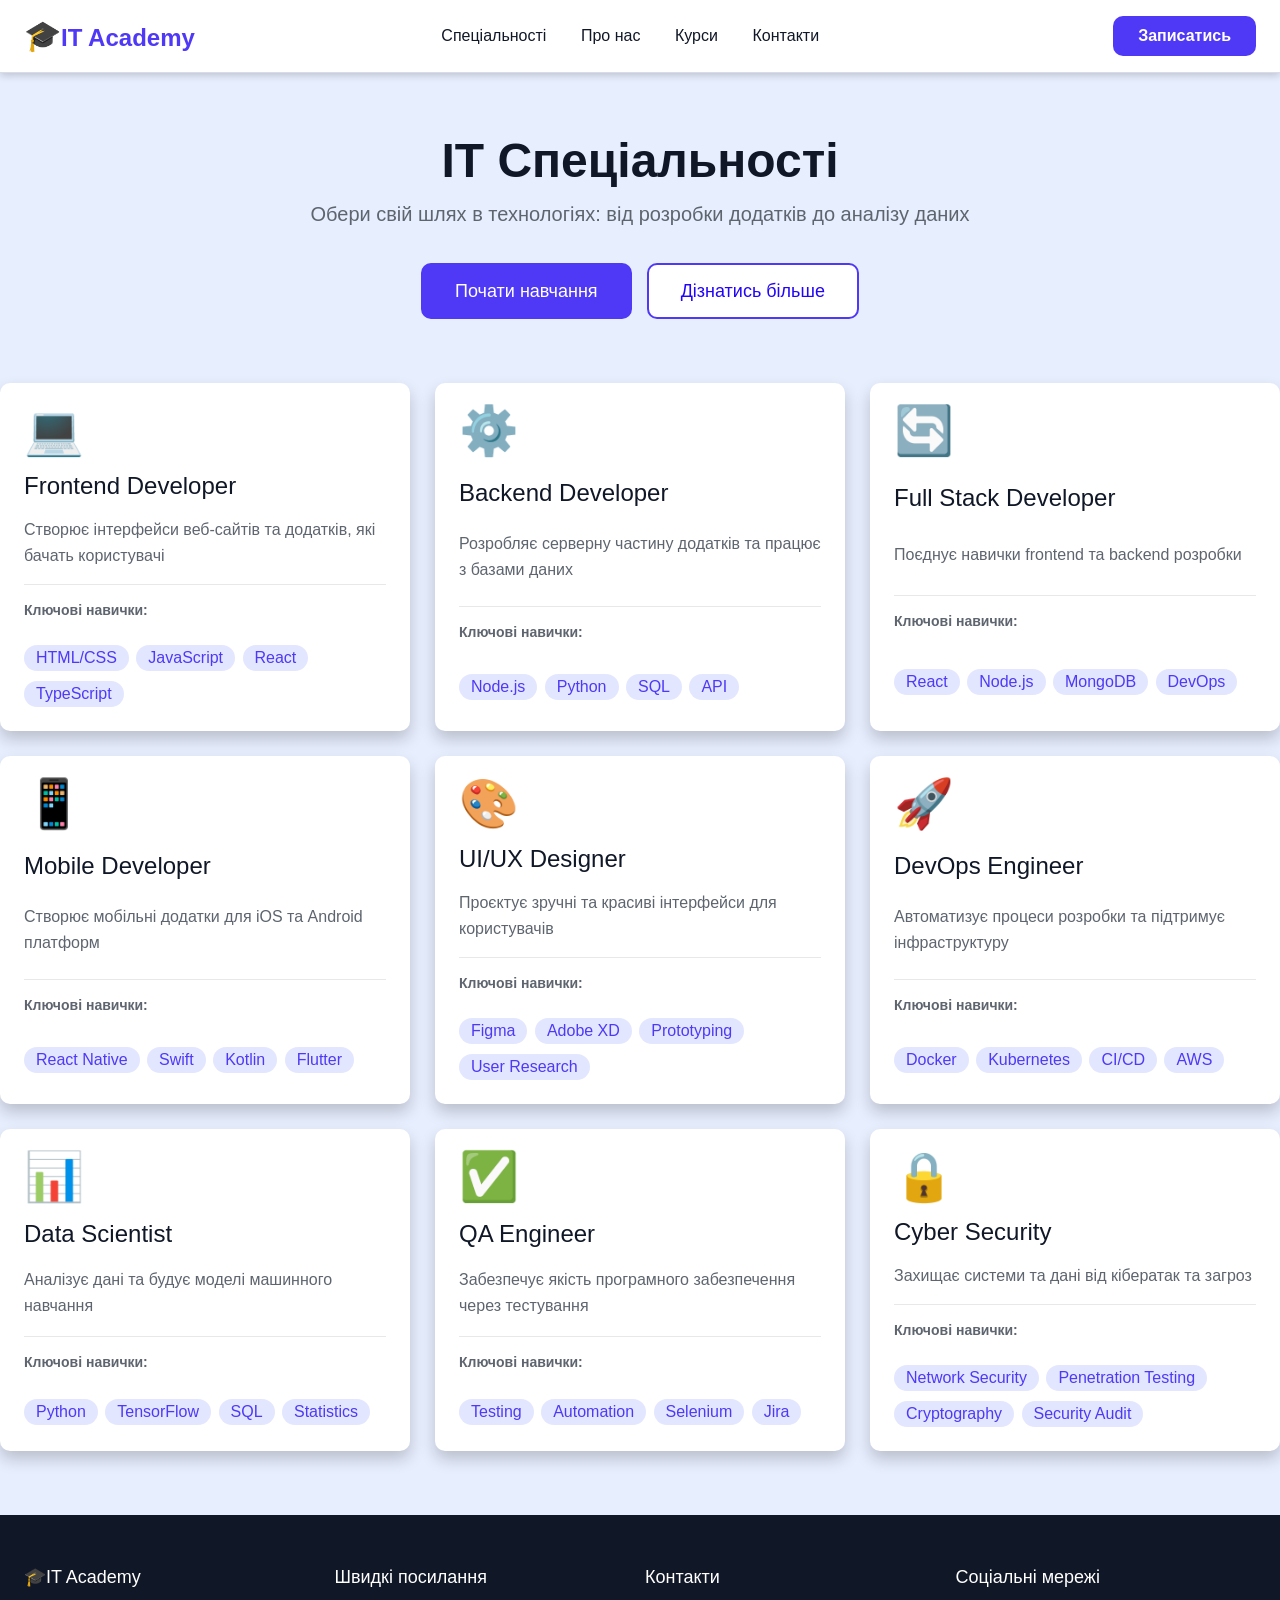
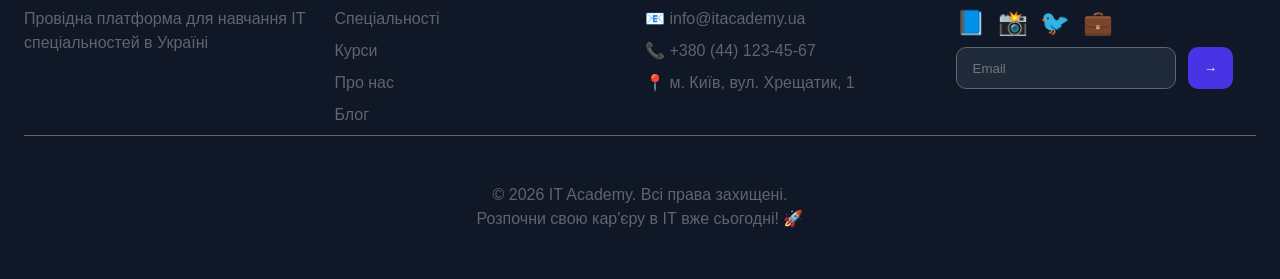
<file: lesson_10/index.html>
<!DOCTYPE html>
<html lang="en">
<head>
    <meta charset="UTF-8">
    <title>IT - спеціальності</title>
    <link rel="stylesheet" type="text/css" href="style/style.css">
</head>
<body>
<header class="header">
    <div class="wrapper header-grid">
        <div class="logo"><span>🎓</span>IT Academy</div>
        <nav>
            <ul>
                <li><a href="#">Спеціальності</a></li>
                <li><a href="#">Про нас</a></li>
                <li><a href="#">Курси</a></li>
                <li><a href="#">Контакти</a></li>
            </ul>
        </nav>
        <button class="header-btn">Записатись</button>
    </div>
</header>
<main>
    <section class="hero">
        <div class="wrapper hero-grid">
            <h1>ІТ Спеціальності</h1>
            <p>Обери свій шлях в технологіях: від розробки додатків до аналізу даних</p>
            <div class="hero-btn">
                <button class=" btn btn-start">Почати навчання</button>
                <button class="btn btn-more">Дізнатись більше</button>
            </div>
        </div>
    </section>
    <section class="card-section">
        <div class="wrapper">
            <div class="cards-grid">
                <div class="card">
                    <span class="card-icon">💻</span>
                    <h2>Frontend Developer</h2>
                    <p>Створює інтерфейси веб-сайтів та додатків, які бачать користувачі</p>
                    <h3>Ключові навички:</h3>
                    <div class="tags">
                        <span>HTML/CSS</span>
                        <span>JavaScript</span>
                        <span>React</span>
                        <span>TypeScript</span>
                    </div>
                </div>

                <div class="card">
                    <span class="card-icon">⚙️</span>
                    <h2>Backend Developer</h2>
                    <p>Розробляє серверну частину додатків та працює з базами даних</p>
                    <h3>Ключові навички:</h3>
                    <div class="tags">
                        <span>Node.js</span>
                        <span>Python</span>
                        <span>SQL</span>
                        <span>API</span>
                    </div>
                </div>

                <div class="card">
                    <span class="card-icon">🔄</span>
                    <h2>Full Stack Developer</h2>
                    <p>Поєднує навички frontend та backend розробки</p>
                    <h3>Ключові навички:</h3>
                    <div class="tags">
                        <span>React</span>
                        <span>Node.js</span>
                        <span>MongoDB</span>
                        <span>DevOps</span>
                    </div>
                </div>

                <div class="card">
                    <span class="card-icon">📱</span>
                    <h2>Mobile Developer</h2>
                    <p>Створює мобільні додатки для iOS та Android платформ</p>
                    <h3>Ключові навички:</h3>
                    <div class="tags">
                        <span>React Native</span>
                        <span>Swift</span>
                        <span>Kotlin</span>
                        <span>Flutter</span>
                    </div>
                </div>

                <div class="card">
                    <span class="card-icon">🎨</span>
                    <h2>UI/UX Designer</h2>
                    <p>Проєктує зручні та красиві інтерфейси для користувачів</p>
                    <h3>Ключові навички:</h3>
                    <div class="tags">
                        <span>Figma</span>
                        <span>Adobe XD</span>
                        <span>Prototyping</span>
                        <span>User Research</span>
                    </div>
                </div>

                <div class="card">
                    <span class="card-icon">🚀</span>
                    <h2>DevOps Engineer</h2>
                    <p>Автоматизує процеси розробки та підтримує інфраструктуру</p>
                    <h3>Ключові навички:</h3>
                    <div class="tags">
                        <span>Docker</span>
                        <span>Kubernetes</span>
                        <span>CI/CD</span>
                        <span>AWS</span>
                    </div>
                </div>

                <div class="card">
                    <span class="card-icon">📊</span>
                    <h2>Data Scientist</h2>
                    <p>Аналізує дані та будує моделі машинного навчання</p>
                    <h3>Ключові навички:</h3>
                    <div class="tags">
                        <span>Python</span>
                        <span>TensorFlow</span>
                        <span>SQL</span>
                        <span>Statistics</span>
                    </div>
                </div>

                <div class="card">
                    <span class="card-icon">✅</span>
                    <h2>QA Engineer</h2>
                    <p>Забезпечує якість програмного забезпечення через тестування</p>
                    <h3>Ключові навички:</h3>
                    <div class="tags">
                        <span>Testing</span>
                        <span>Automation</span>
                        <span>Selenium</span>
                        <span>Jira</span>
                    </div>
                </div>

                <div class="card">
                    <span class="card-icon">🔒</span>
                    <h2>Cyber Security</h2>
                    <p>Захищає системи та дані від кібератак та загроз</p>
                    <h3>Ключові навички:</h3>
                    <div class="tags">
                        <span>Network Security</span>
                        <span>Penetration Testing</span>
                        <span>Cryptography</span>
                        <span>Security Audit</span>
                    </div>
                </div>
            </div>
        </div>
    </section>
</main>
<footer class="footer">
    <div class="wrapper footer-container">
        <div class="footer-top">
            <div class="footer-column">
                <div class="footer-logo"><span>🎓</span>IT Academy</div>
                <p class="footer-description">Провідна платформа для навчання ІТ спеціальностей в Україні</p>
            </div>
            <div class="footer-column">
                <h3>Швидкі посилання</h3>
                <ul>
                    <li><a href="#">Спеціальності</a></li>
                    <li><a href="#">Курси</a></li>
                    <li><a href="#">Про нас</a></li>
                    <li><a href="#">Блог</a></li>
                </ul>
            </div>
            <div class="footer-column">
                <h3>Контакти</h3>
                <p>📧 info@itacademy.ua</p>
                <p>📞 +380 (44) 123-45-67</p>
                <p>📍 м. Київ, вул. Хрещатик, 1</p>
            </div>
            <div class="footer-column">
                <h3>Соціальні мережі</h3>
                <div class="social">
                    <a href="#">📘</a>
                    <a href="#">📸</a>
                    <a href="#">🐦</a>
                    <a href="#">💼</a>
                </div>
                <p class="subscribe-label"></p>
                <form class="subscribe-form">
                    <input type="email" placeholder="Email">
                    <button>→</button>
                </form>
            </div>
        </div>

        <div class="footer-bottom">
            <p>&copy; 2026 IT Academy. Всі права захищені.</p>
            <p>Розпочни свою кар'єру в ІТ вже сьогодні! 🚀</p>
        </div>
    </div>
</footer>
</body>
</html>
</file>
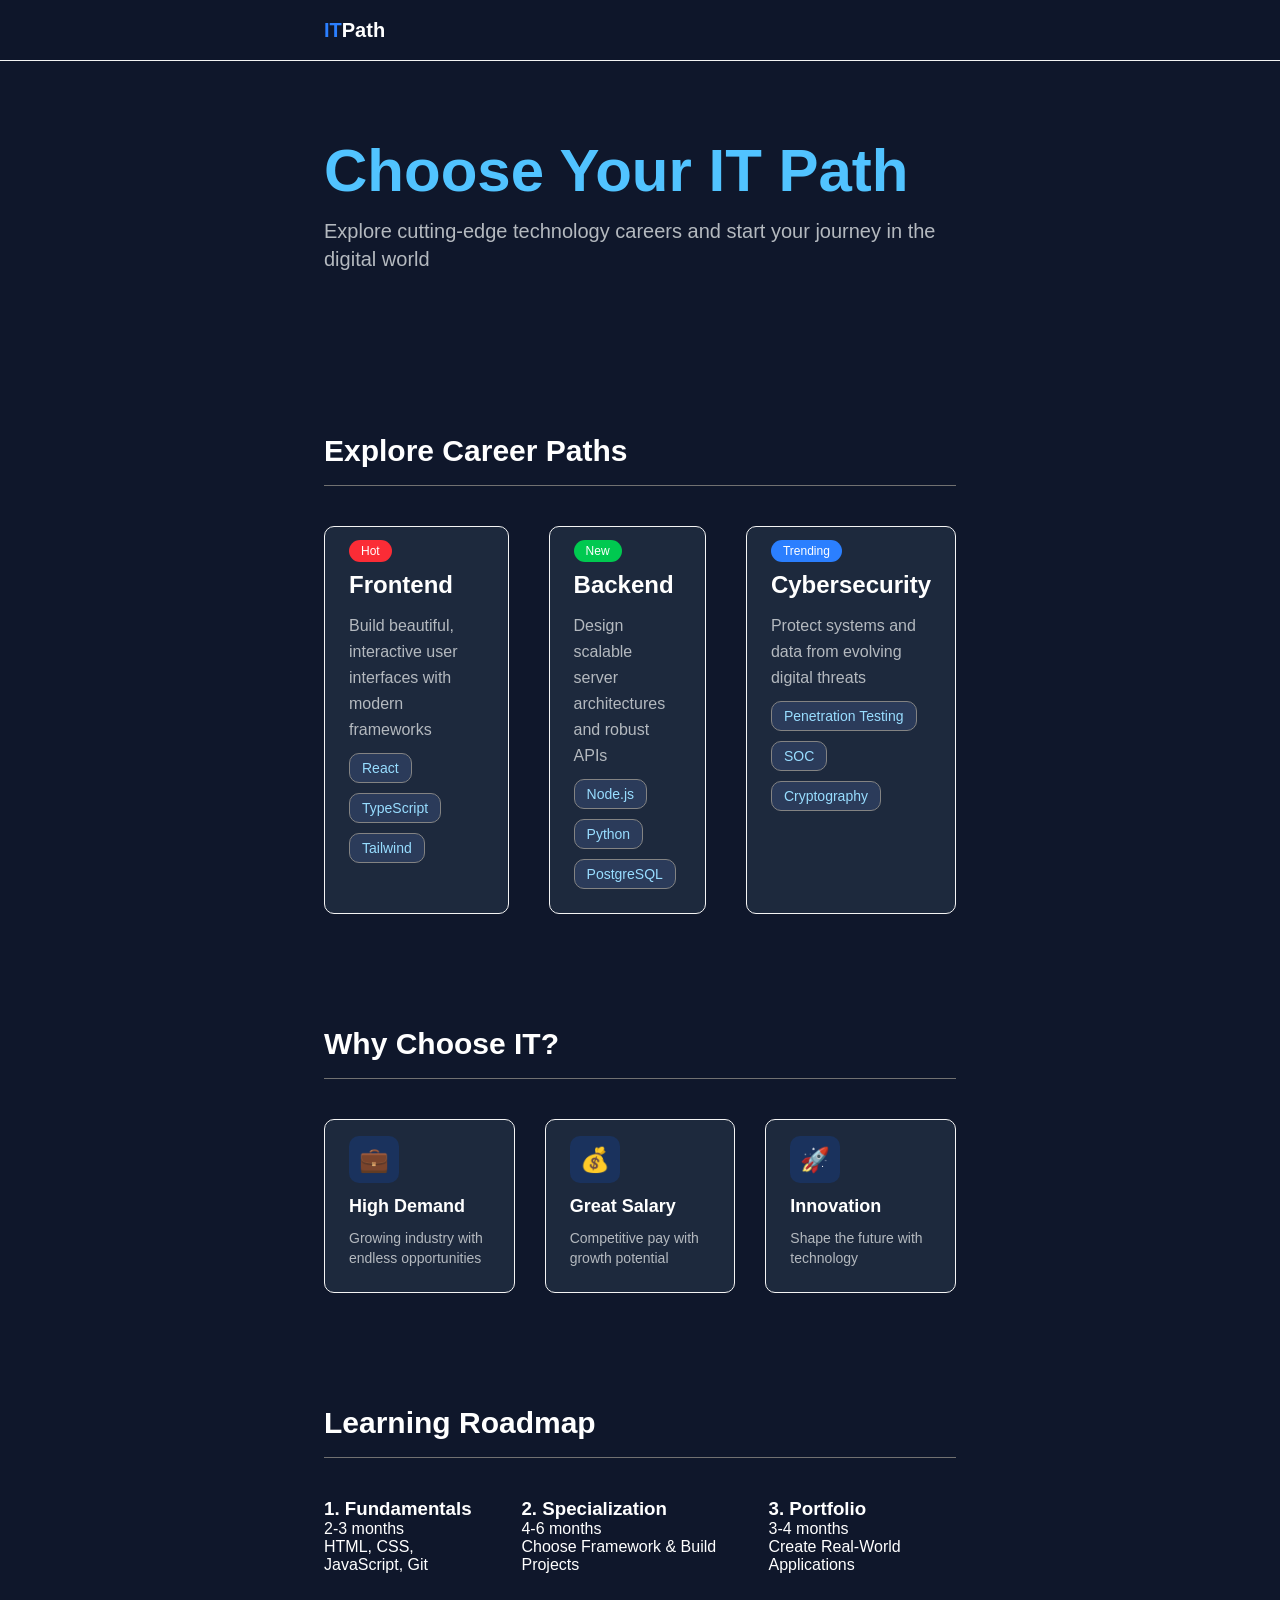
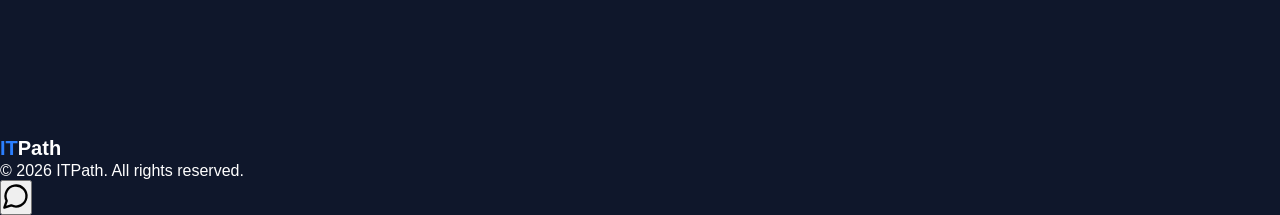
<file: lesson_13_practic/index.html>
<!DOCTYPE html>
<html lang="en">
<head>
    <meta charset="UTF-8">
    <title>IT Career Path Landing Page</title>
    <meta name="viewport" content="width=device-width, initial-scale=1">
    <link rel="stylesheet" href="style/style.css" type="text/css">
</head>
<body>
<div class="wrapper">
    <header>
        <nav>
            <span class="logo"><span class="logo-color">IT</span>Path</span>
            <span class="menu"><svg xmlns="http://www.w3.org/2000/svg" width="24" height="24" viewBox="0 0 24 24" fill="none" stroke="currentColor" stroke-width="2" stroke-linecap="round" stroke-linejoin="round" class="lucide lucide-menu"><line x1="4" x2="20" y1="12" y2="12"></line><line x1="4" x2="20" y1="6" y2="6"></line><line x1="4" x2="20" y1="18" y2="18"></line></svg>Menu</span>
        </nav>
    </header>

    <main>
        <div class="main">
            <h1>Choose Your IT Path</h1>
            <svg xmlns="http://www.w3.org/2000/svg" width="120" height="120" viewBox="0 0 24 24" fill="none" stroke="currentColor" stroke-width="2" stroke-linecap="round" stroke-linejoin="round" class="lucide lucide-code text-blue-500"><polyline points="16 18 22 12 16 6"></polyline><polyline points="8 6 2 12 8 18"></polyline></svg>
            <p class="description-main">Explore cutting-edge technology careers and start your journey in the digital world</p>
        </div>


        <div class="wrapper-description">
            <div class="explore">
                <h2>Explore Career Paths</h2>
                <div class="career-cards">
                    <div class="career-card">
                        <span class="hot status">Hot</span>
                        <h3>Frontend</h3>
                        <p>Build beautiful, interactive user interfaces with modern frameworks</p>
                        <div class="tags">
                            <span>React</span>
                            <span>TypeScript</span>
                            <span>Tailwind</span>
                        </div>
                    </div>

                    <div class="career-card">
                        <span class="new status">New</span>
                        <h3>Backend</h3>
                        <p>Design scalable server architectures and robust APIs</p>
                        <div class="tags">
                            <span>Node.js</span>
                            <span>Python</span>
                            <span>PostgreSQL</span>
                        </div>
                    </div>

                    <div class="career-card">
                        <span class="trending status">Trending</span>
                        <h3>Cybersecurity</h3>
                        <p>Protect systems and data from evolving digital threats</p>
                        <div class="tags">
                            <span>Penetration Testing</span>
                            <span>SOC</span>
                            <span>Cryptography</span>
                        </div>
                    </div>
                </div>
            </div>

            <div class="why-it">
                <h2>Why Choose IT?</h2>
                <div class="choose-cards">
                    <div class="choose-card">
                        <span>💼</span>
                        <h3>High Demand</h3>
                        <p>Growing industry with endless opportunities</p>
                    </div>

                    <div class="choose-card">
                        <span>💰</span>
                        <h3>Great Salary</h3>
                        <p>Competitive pay with growth potential</p>
                    </div>

                    <div class="choose-card">
                        <span>🚀</span>
                        <h3>Innovation</h3>
                        <p>Shape the future with technology</p>
                    </div>
                </div>
            </div>

            <div class="roadmap">
            <h2>Learning Roadmap</h2>
            <div class="roadmap-cards">
                <div class="roadmap-card">
                    <h3>1. Fundamentals</h3>
                    <p class="roadmap-status">2-3 months</p>
                    <div class="tag"><p></p></div>
                    <p>HTML, CSS, JavaScript, Git</p>
                </div>

                <div class="roadmap-card">
                    <h3>2. Specialization</h3>
                    <p class="roadmap-status">4-6 months</p>
                    <div class="tag"><p></p></div>
                    <p>Choose Framework & Build Projects</p>
                </div>

                <div class="roadmap-card">
                    <h3>3. Portfolio</h3>
                    <p class="roadmap-status">3-4 months</p>
                    <div class="tag"><p></p></div>
                    <p>Create Real-World Applications</p>
                </div>
            </div>
        </div>
        </div>
    </main>

    <footer>
        <span class="logo"><span class="logo-color">IT</span>Path</span>
        <p>&copy; 2026 ITPath. All rights reserved.</p>
    </footer>

    <button><svg xmlns="http://www.w3.org/2000/svg" width="28" height="28" viewBox="0 0 24 24" fill="none" stroke="currentColor" stroke-width="2" stroke-linecap="round" stroke-linejoin="round" class="lucide lucide-message-circle text-white"><path d="M7.9 20A9 9 0 1 0 4 16.1L2 22Z"></path></svg></button>
</div>
</body>
</html>
</file>
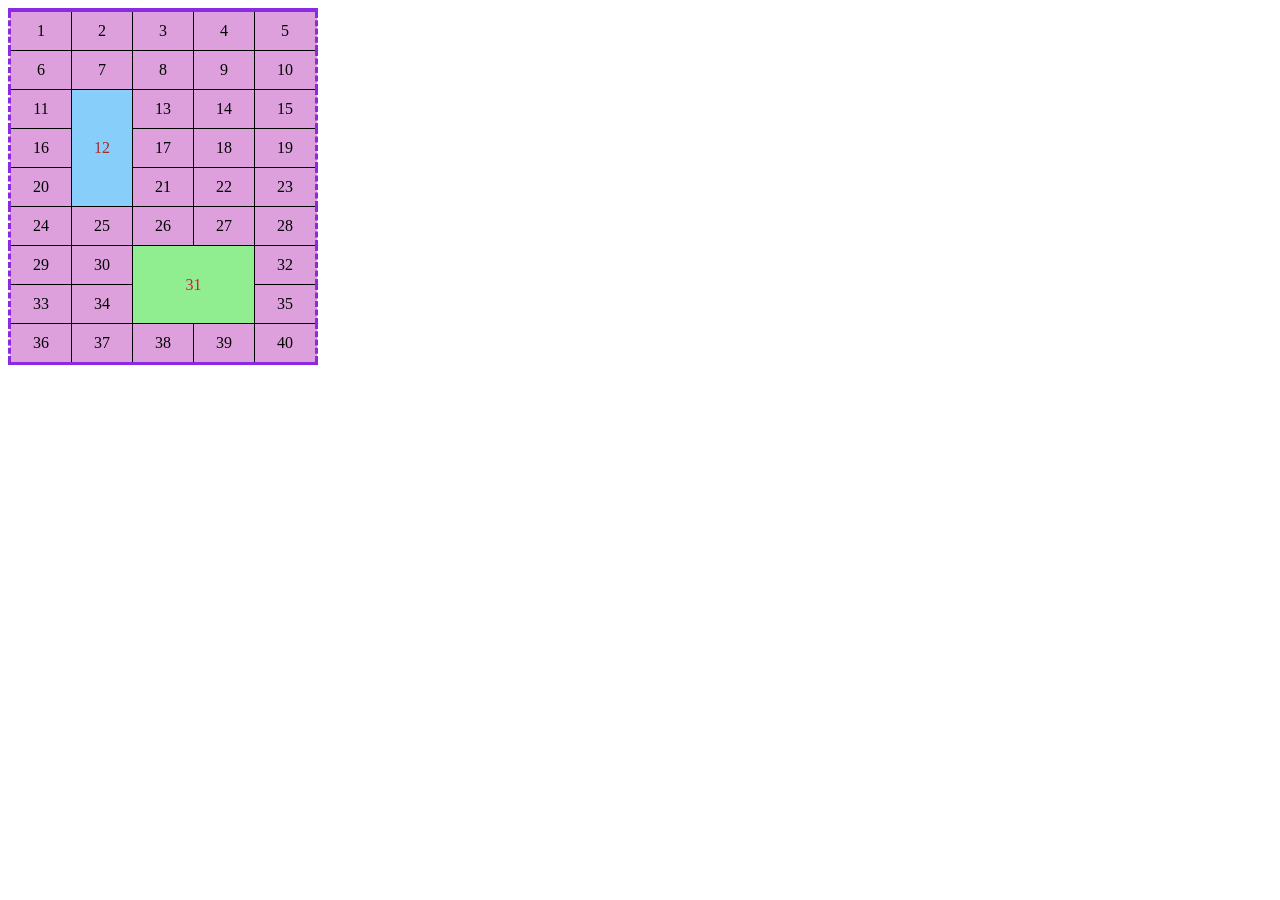
<file: lesson_3/index.html>
<!DOCTYPE html>
<html lang="en">
<head>
    <meta charset="UTF-8">
    <title>lesson 3 yoyooyooo</title>
    <link rel="stylesheet" type="text/css" href="style/style.css">
</head>
<body>
<table>
    <tr>
        <td>1</td>
        <td>2</td>
        <td>3</td>
        <td>4</td>
        <td>5</td>
    </tr>
    <tr>
        <td>6</td>
        <td>7</td>
        <td>8</td>
        <td>9</td>
        <td>10</td>
    </tr>
    <tr>
        <td>11</td>
        <td rowspan="3" id="td12">12</td>
        <td>13</td>
        <td>14</td>
        <td>15</td>
    </tr>
    <tr>
        <td>16</td>
        <td>17</td>
        <td>18</td>
        <td>19</td>
    </tr>
    <tr>
        <td>20</td>
        <td>21</td>
        <td>22</td>
        <td>23</td>
    </tr>
    <tr>
        <td>24</td>
        <td>25</td>
        <td>26</td>
        <td>27</td>
        <td>28</td>
    </tr>
    <tr>
        <td>29</td>
        <td>30</td>
        <td rowspan="2" colspan="2" id="td31">31</td>
        <td>32</td>
    </tr>
    <tr>
        <td>33</td>
        <td>34</td>
        <td>35</td>
    </tr>
    <tr>
        <td>36</td>
        <td>37</td>
        <td>38</td>
        <td>39</td>
        <td>40</td>
    </tr>
</table>

</body>
</html>
</file>
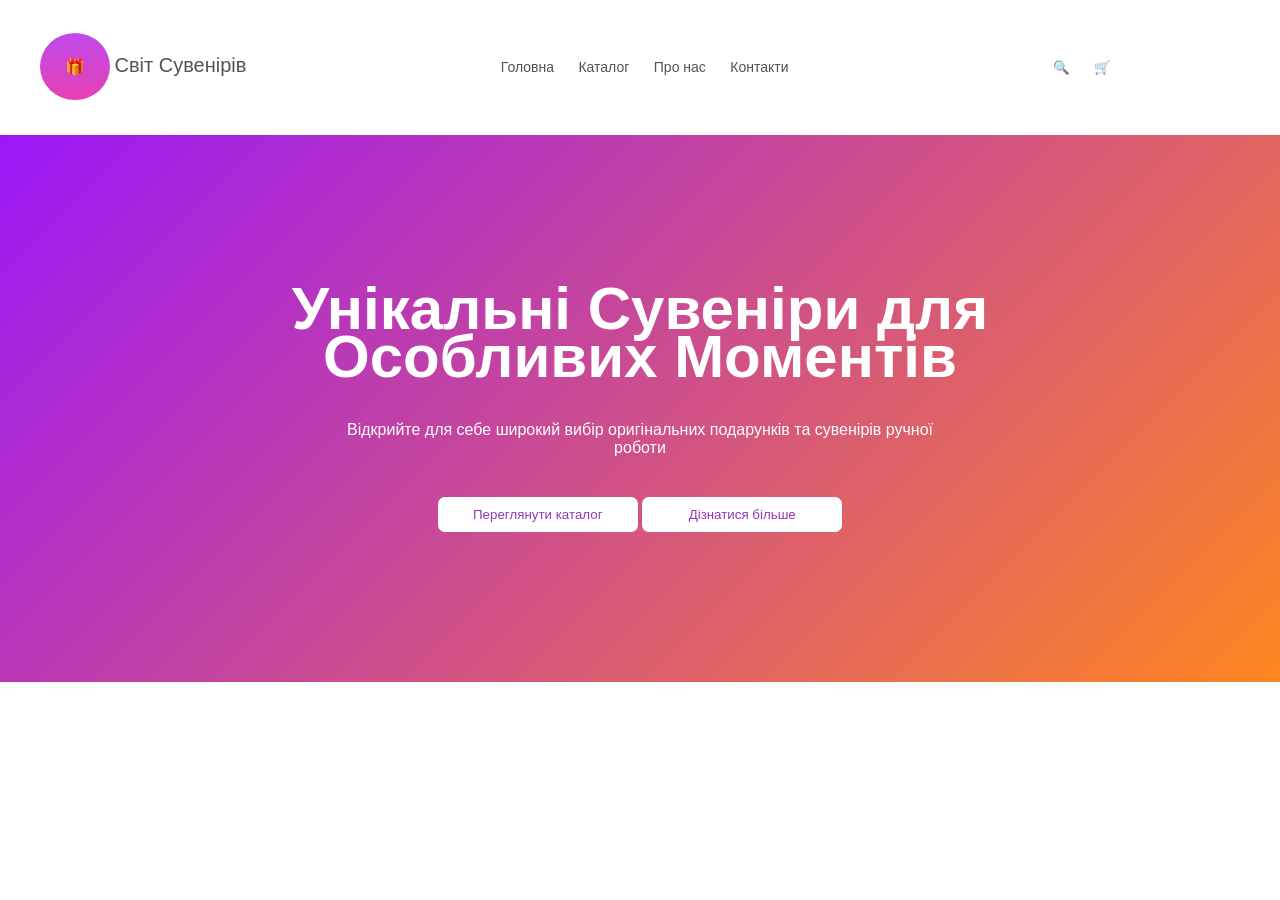
<file: lesson_4/index.html>
<!DOCTYPE html>
<html lang="en">
<head>
    <meta charset="UTF-8">
    <title>Світ Сувенірів</title>
    <link rel="stylesheet" href="style/style.css">
</head>
<body>
<header>
    <div class="wrapper">
        <div class="logo">
            <a href="#">
                <span class="logo-img">🎁</span>
                <span class="logo-text">Світ Сувенірів</span>
            </a>
        </div>
        <nav>
            <ul>
                <li><a href="#">Головна</a></li>
                <li><a href="#">Каталог</a></li>
                <li><a href="#">Про нас</a></li>
                <li><a href="#">Контакти</a></li>
            </ul>
        </nav>
        <div class="header-button">
            <button>🔍</button>
            <button>🛒</button>
        </div>
    </div>
</header>
<main>
    <div class="wrapper">
        <section class="main-top">
            <h1>Унікальні Сувеніри для <br> Особливих Моментів</h1>
            <p>Відкрийте для себе широкий вибір оригінальних подарунків та сувенірів ручної<br> роботи</p>
        </section>
        <section class="main-bottom">
            <button>Переглянути каталог</button>
            <button>Дізнатися більше</button>
        </section>
    </div>
</main>

</body>
</html>
</file>
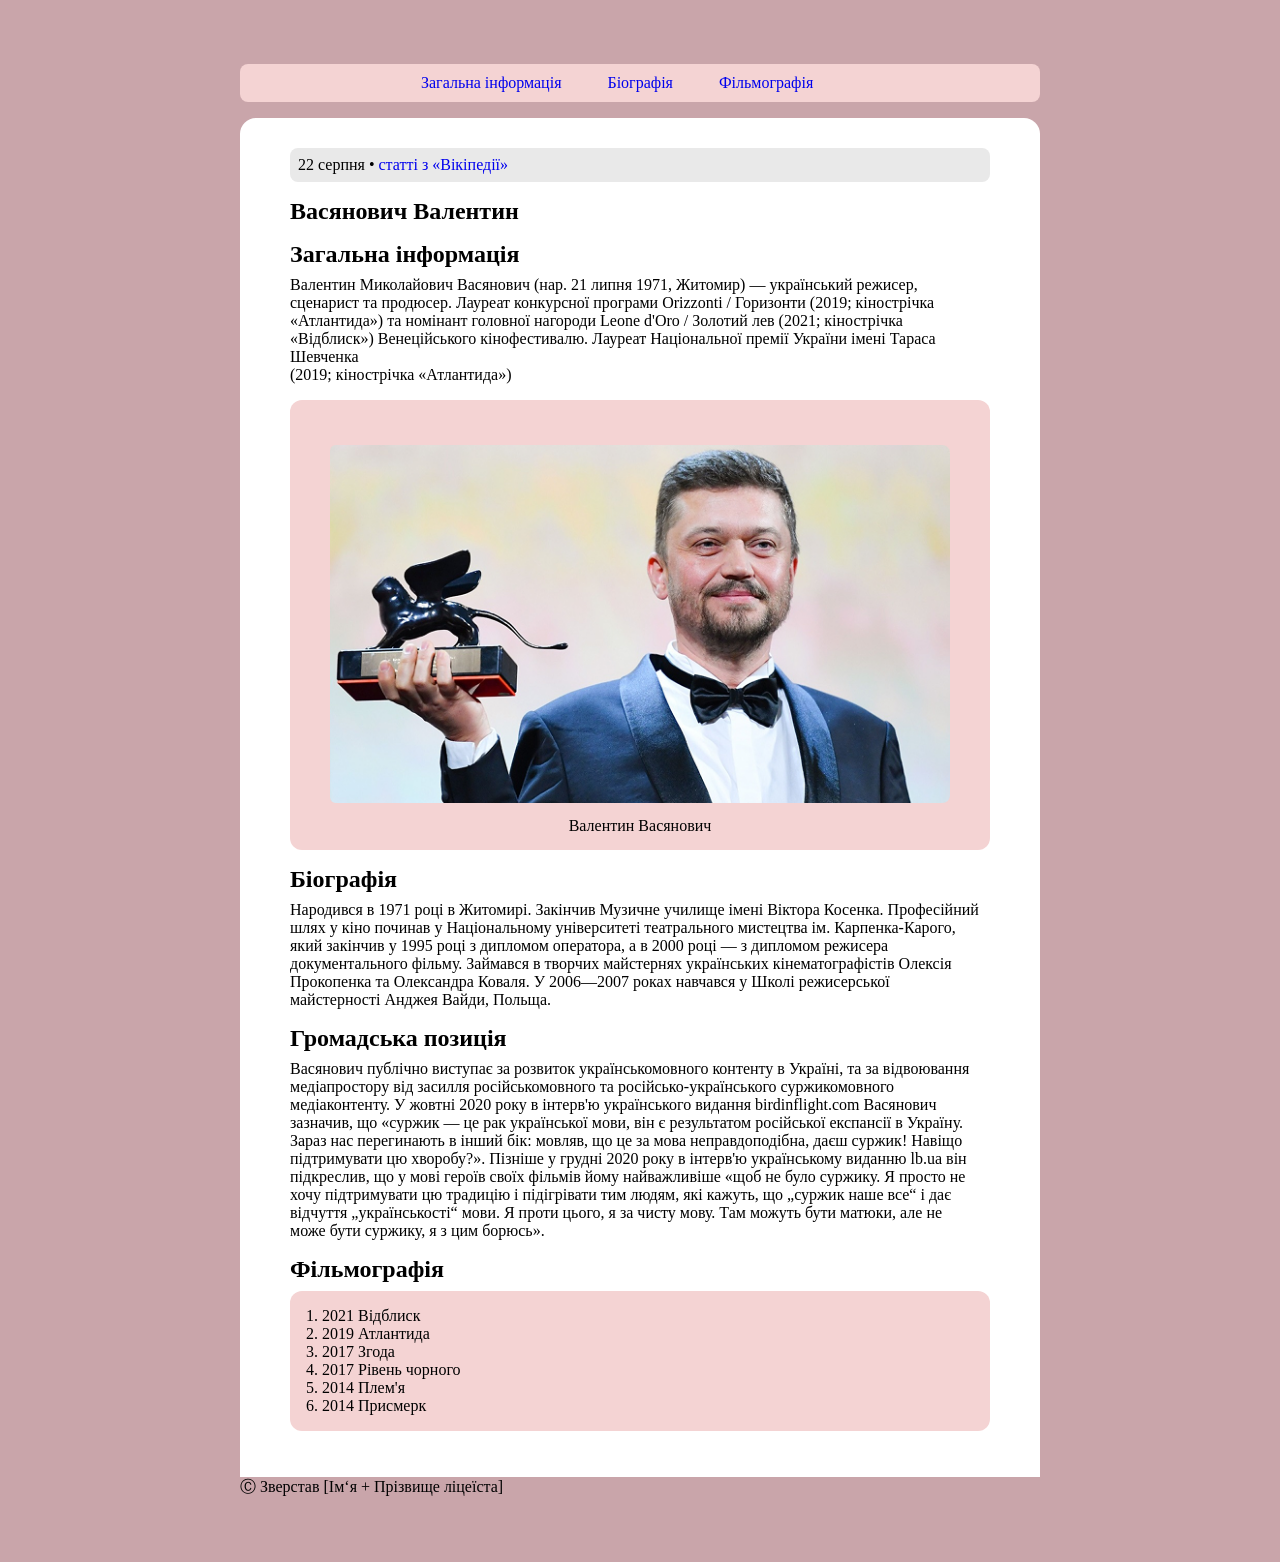
<file: untitled/index.html>
<!DOCTYPE html>
<html lang="en">
<head>
    <meta charset="UTF-8">
    <title>Title</title>
    <link rel="stylesheet" href="style/style.css">
</head>
<body>
    <div class="wrapper">

        <nav>
            <ul>
                <li><a href="#">Загальна інформація</a></li>
                <li><a href="#">Біографія</a></li>
                <li><a href="#">Фільмографія</a></li>
            </ul>
        </nav>

        <main>
            <section class="extra_info">
                <span>22 серпня</span>
                <span>&bull;</span>
                <span><a href="#">статті з «Вікіпедії»</a> </span>
            </section>

            <article>
                <h1>Васянович Валентин</h1>
                <section class="info">
                    <h2>Загальна інформація</h2>
                    <p>Валентин Миколайович Васянович (нар. 21 липня 1971, Житомир) — український режисер,<br> сценарист та продюсер. Лауреат конкурсної програми Orizzonti / Горизонти (2019; кінострічка<br> «Атлантида») та номінант головної нагороди Leone d'Oro / Золотий лев (2021; кінострічка<br> «Відблиск») Венеційського кінофестивалю. Лауреат Національної премії України імені Тараса Шевченка<br> (2019; кінострічка «Атлантида»)</p>
                </section>

                <figure>
                    <img src="image/photo.png" alt="">
                    <figcaption>Валентин Васянович</figcaption>
                </figure>

                <section class="biography">
                    <h2>Біографія</h2>
                    <p>Народився в 1971 році в Житомирі. Закінчив Музичне училище імені Віктора Косенка. Професійний<br> шлях у кіно починав у Національному університеті театрального мистецтва ім. Карпенка-Карого,<br> який закінчив у 1995 році з дипломом оператора, а в 2000 році — з дипломом режисера<br> документального фільму. Займався в творчих майстернях українських кінематографістів Олексія<br> Прокопенка та Олександра Коваля.
                        У 2006—2007 роках навчався у Школі режисерської<br> майстерності Анджея Вайди, Польща.</p>
                </section>

                <section class="position">
                    <h2>Громадська позиція</h2>
                    <p>Васянович публічно виступає за розвиток українськомовного контенту в Україні, та за відвоювання<br> медіапростору від засилля російськомовного та російсько-українського суржикомовного<br> медіаконтенту. У жовтні 2020 року в інтерв'ю українського видання birdinflight.com Васянович<br> зазначив, що «суржик — це рак української мови, він є результатом російської експансії в Україну.<br> Зараз нас перегинають в інший бік: мовляв, що це за мова неправдоподібна, даєш суржик! Навіщо<br> підтримувати цю хворобу?». Пізніше у грудні 2020 року в інтерв'ю українському виданню lb.ua він<br> підкреслив, що у мові героїв своїх фільмів йому найважливіше «щоб не було суржику. Я просто не<br> хочу підтримувати цю традицію і підігрівати тим людям, які кажуть, що „суржик наше все“ і дає<br> відчуття „українськості“ мови. Я проти цього, я за чисту мову. Там можуть бути матюки, але не<br> може бути суржику, я з цим борюсь».</p>
                </section>

                <section class="filmography">
                    <h2>Фільмографія</h2>
                    <ol>
                        <li>1. 2021 Відблиск</li>
                        <li>2. 2019 Атлантида</li>
                        <li>3. 2017 Згода</li>
                        <li>4. 2017 Рівень чорного</li>
                        <li>5. 2014 Плем'я</li>
                        <li>6. 2014 Присмерк</li>
                    </ol>
                </section>

            </article>
        </main>

        <footer>
            <p>Ⓒ Зверстав [Ім‘я + Прізвище ліцеїста]</p>
        </footer>
    </div>
</body>
</html>
</file>
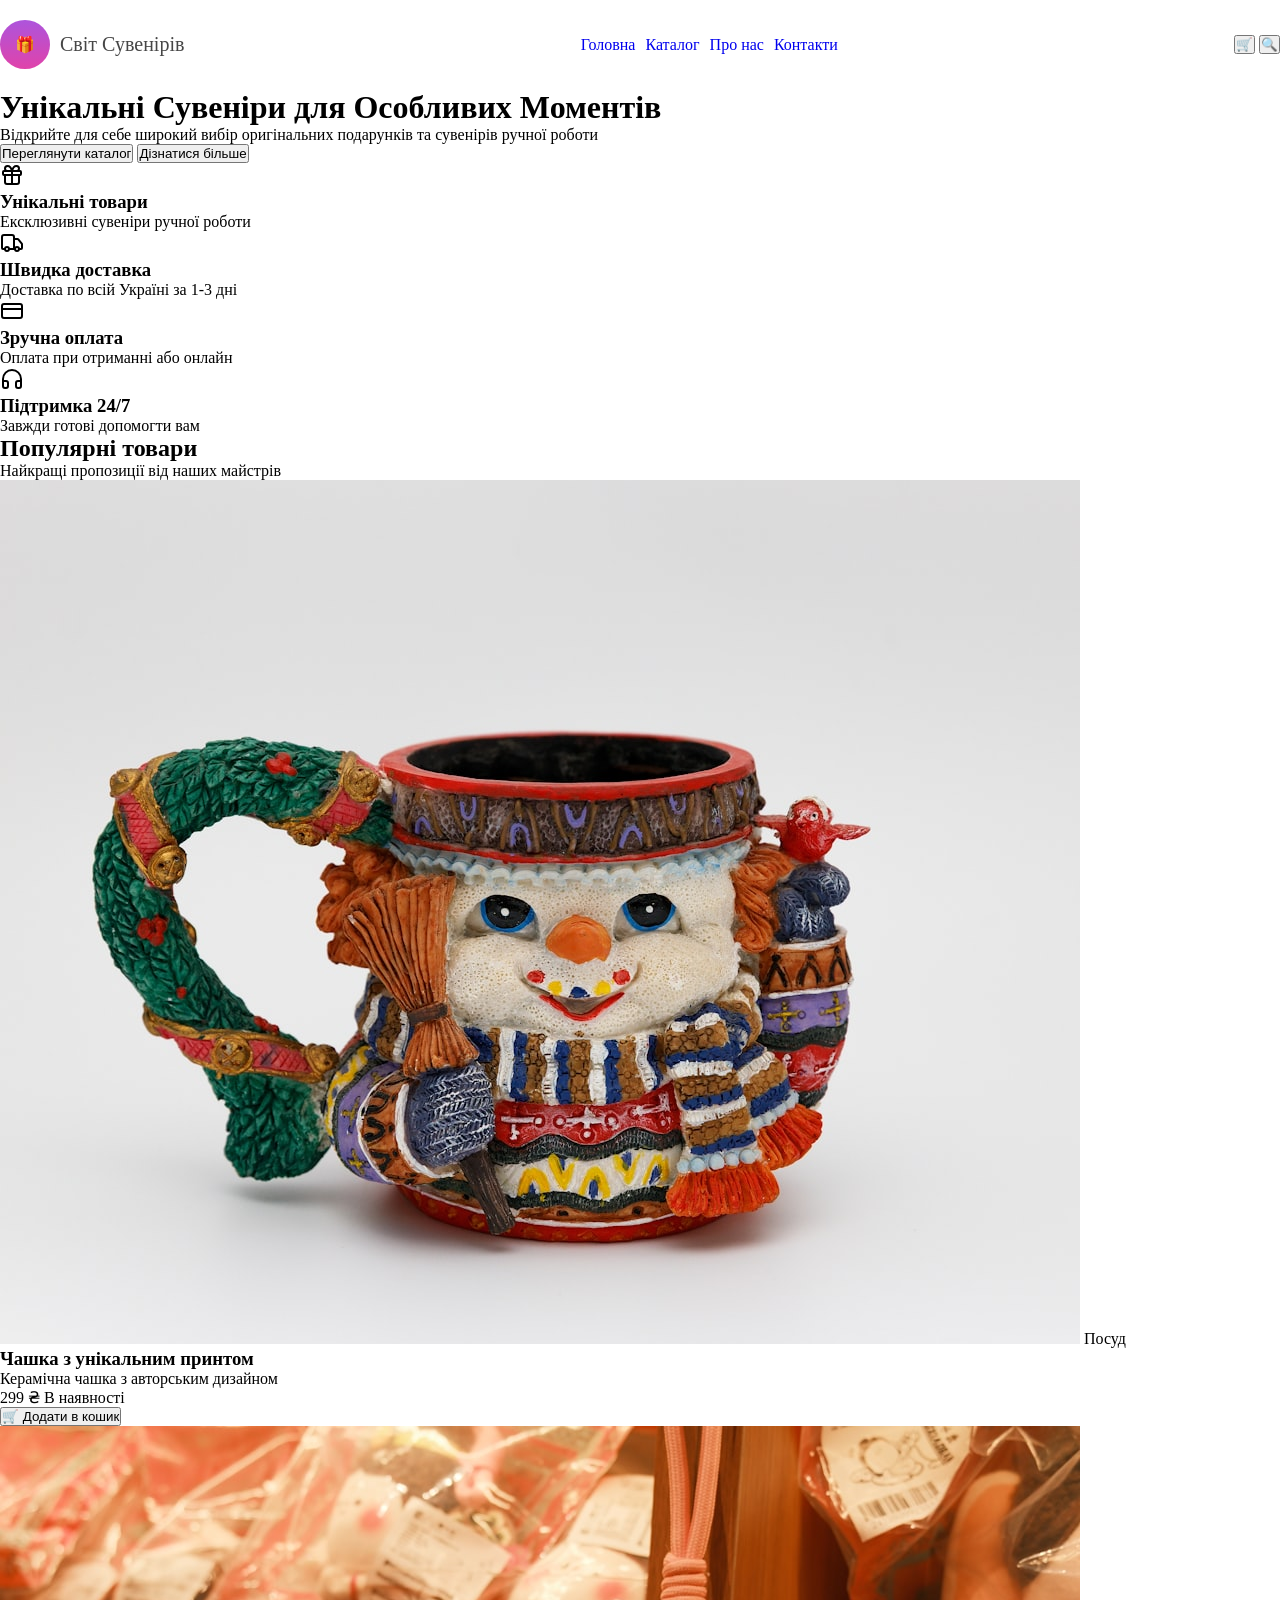
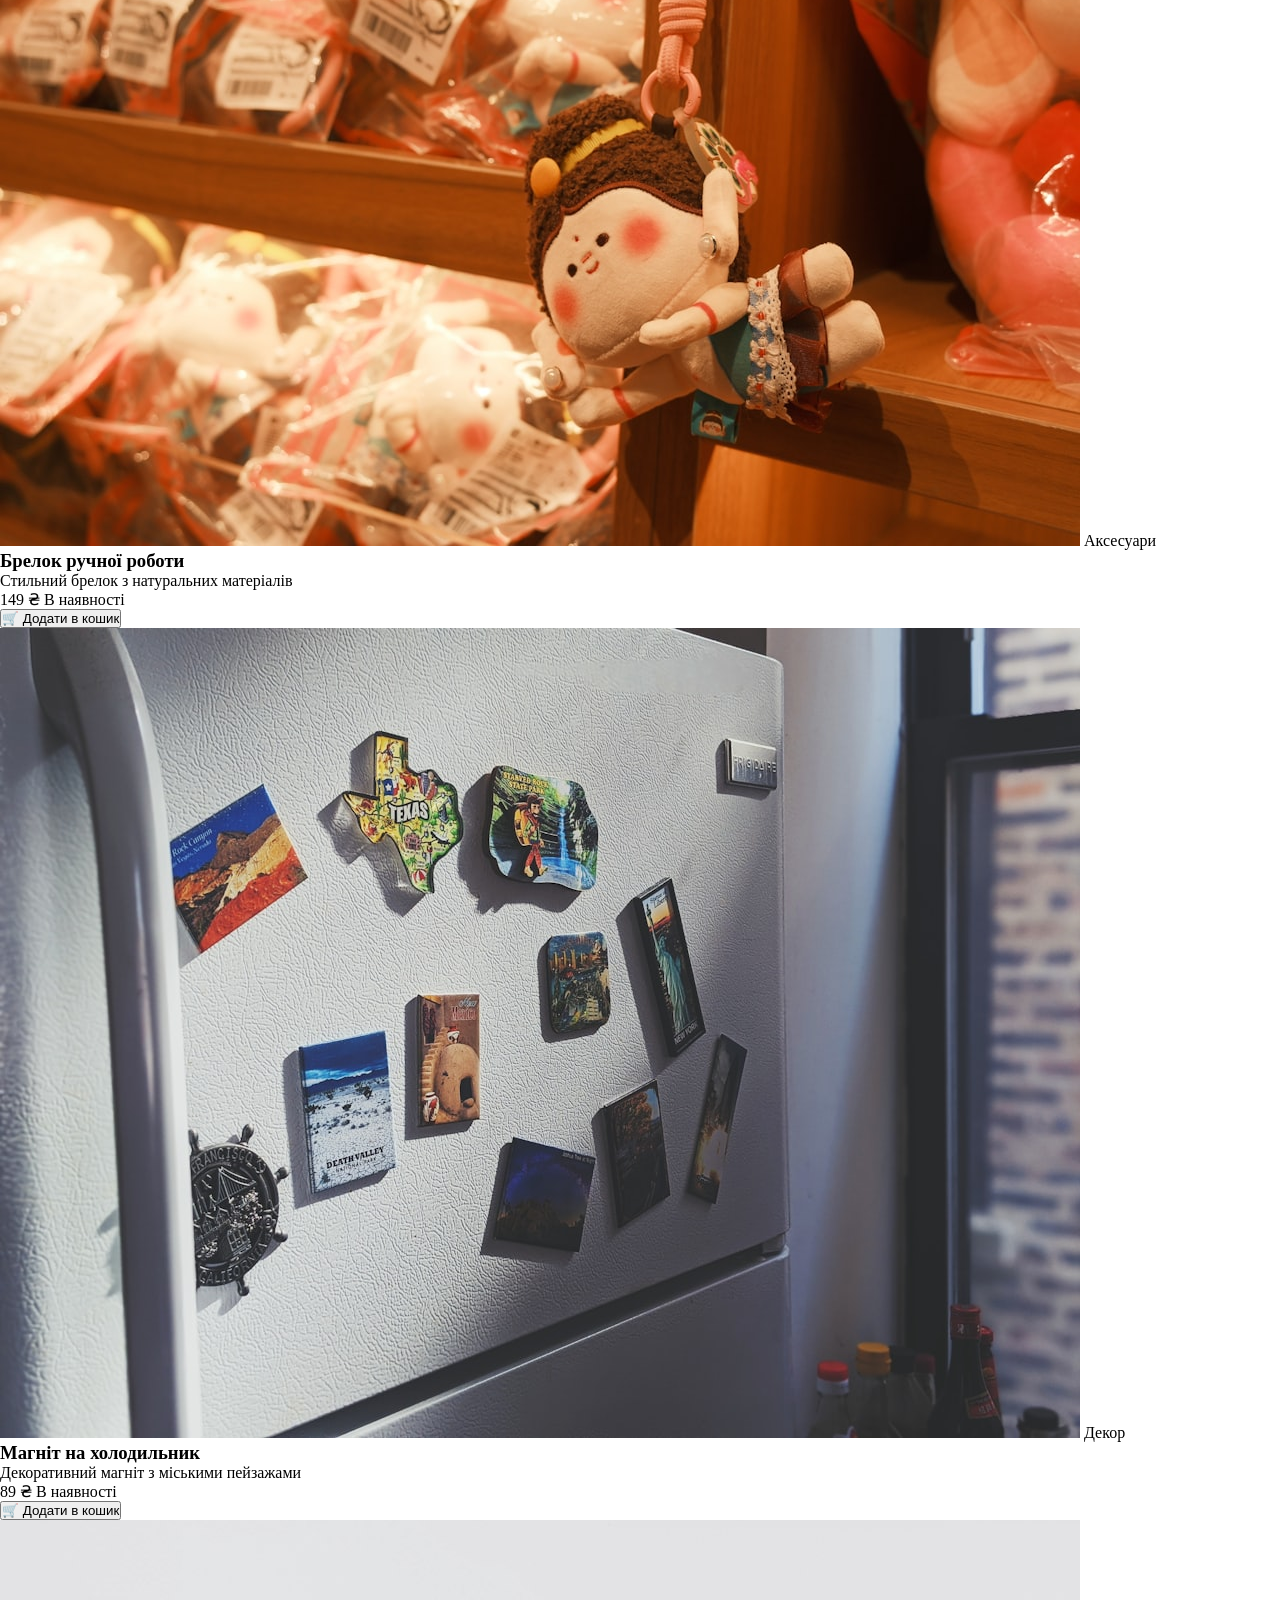
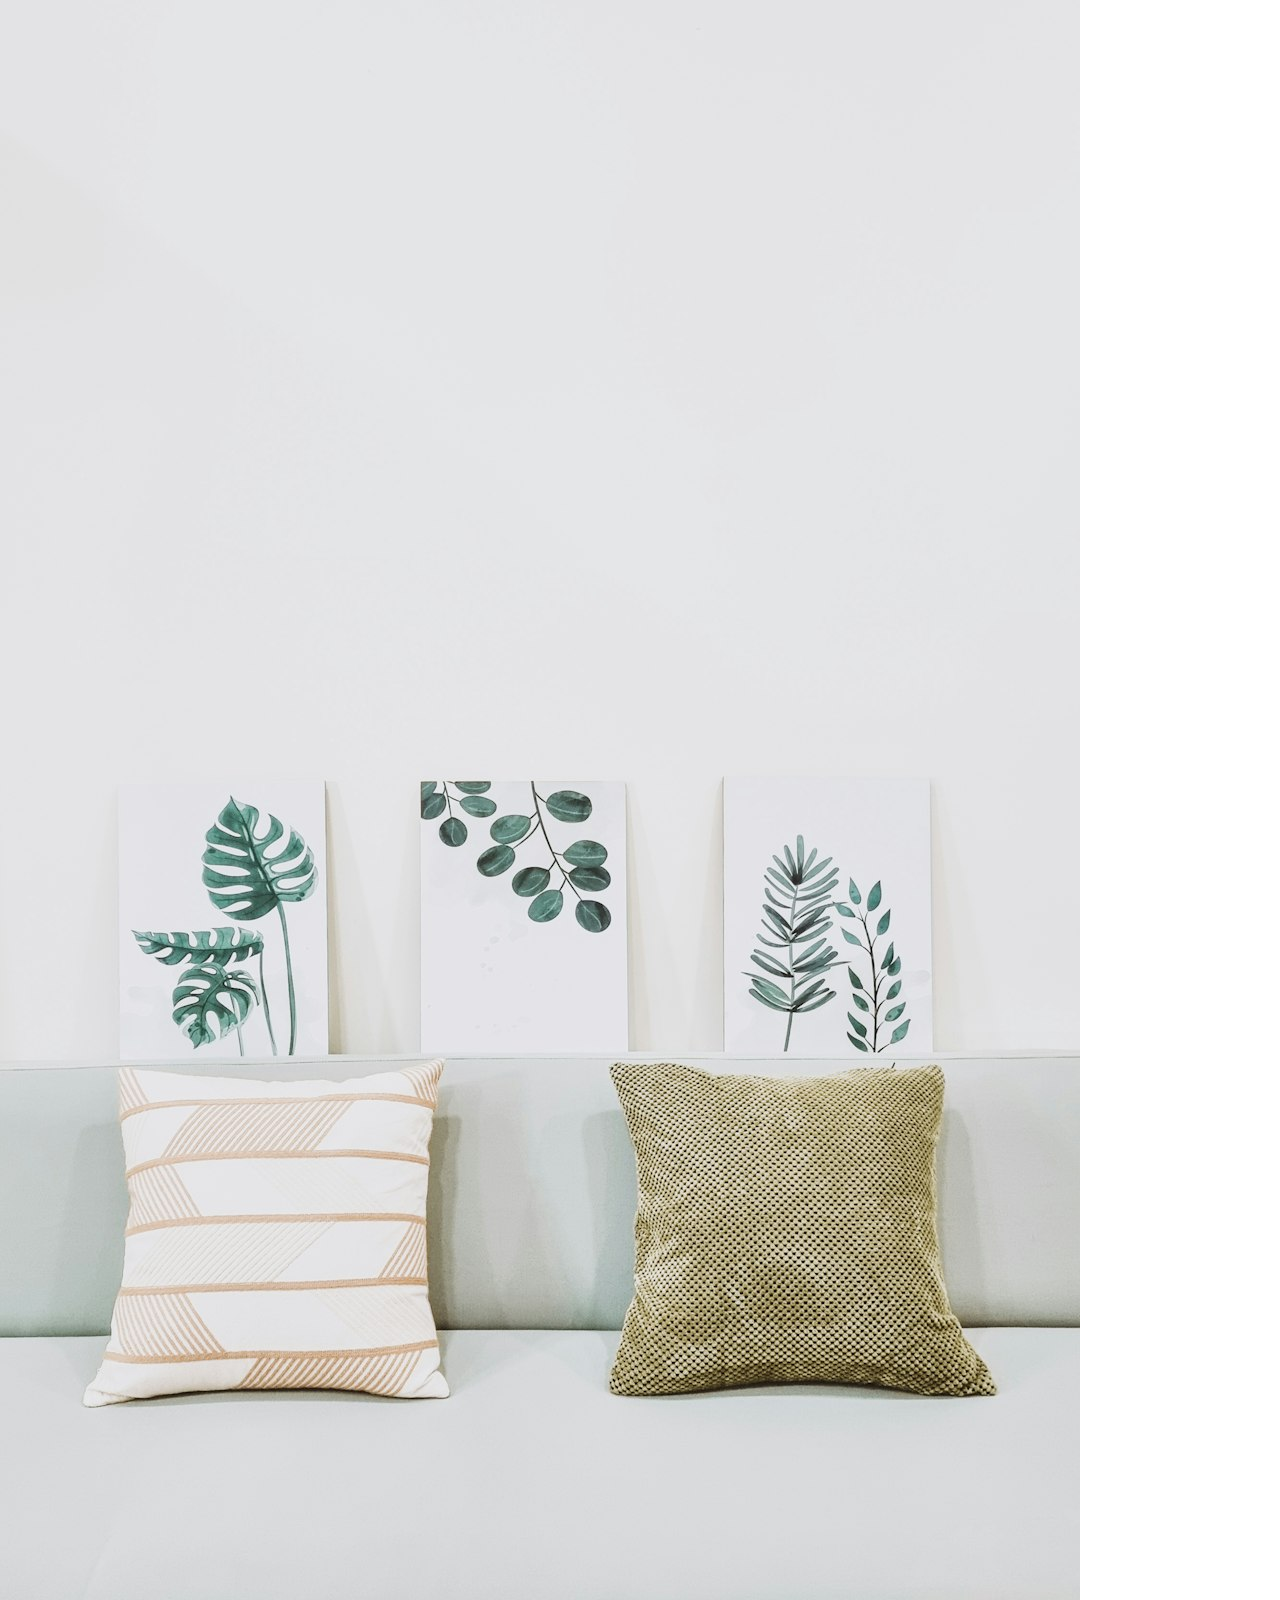
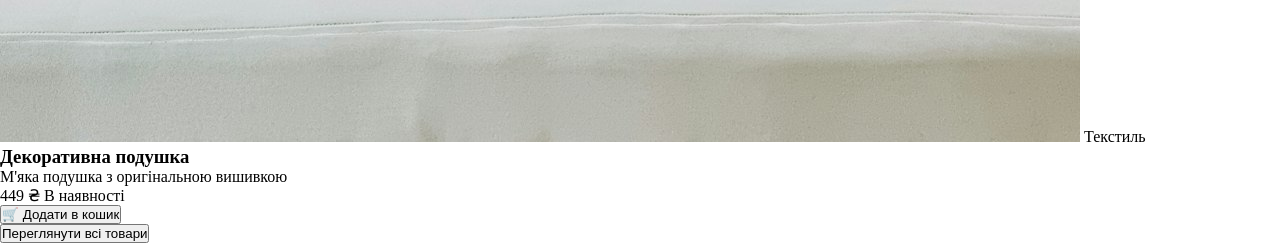
<file: WEB_05/index.html>
<!DOCTYPE html>
<html lang="en">
<head>
    <meta charset="UTF-8">
    <title>Світ Сувенірів</title>
    <link href="style/style.css" rel="stylesheet" type="text/css">
</head>

<body>
<header class="wrapper">
    <div class="header-top">
        <div class="logo">
            <span class="logo-img">🎁</span>
            <span class="logo-text">Світ Сувенірів</span>
        </div>
        <nav class="nav">
            <ul>
                <li><a href="#">Головна</a> </li>
                <li><a href="#">Каталог</a> </li>
                <li><a href="#">Про нас</a> </li>
                <li><a href="#">Контакти</a> </li>
            </ul>
        </nav>
        <div class="header-button">
            <button>🛒</button>
            <button>🔍</button>
        </div>
    </div>
    <div class="header-bottom">
        <div class="header-bottom-text">
            <h1>Унікальні Сувеніри для Особливих Моментів</h1>
            <p>Відкрийте для себе широкий вибір оригінальних подарунків та сувенірів ручної роботи</p>
        </div>
        <div class="header-bottom-button">
            <button>Переглянути каталог</button>
            <button>Дізнатися більше</button>
        </div>
    </div>
</header>
<main>
    <section class="preference">
        <article class="preference-card">
            <svg xmlns="http://www.w3.org/2000/svg" width="24" height="24" viewBox="0 0 24 24" fill="none" stroke="currentColor" stroke-width="2" stroke-linecap="round" stroke-linejoin="round" class="lucide lucide-gift h-8 w-8 text-purple-600"><rect x="3" y="8" width="18" height="4" rx="1"></rect><path d="M12 8v13"></path><path d="M19 12v7a2 2 0 0 1-2 2H7a2 2 0 0 1-2-2v-7"></path><path d="M7.5 8a2.5 2.5 0 0 1 0-5A4.8 8 0 0 1 12 8a4.8 8 0 0 1 4.5-5 2.5 2.5 0 0 1 0 5"></path></svg>
            <h3>Унікальні товари</h3>
            <p>Ексклюзивні сувеніри ручної роботи</p>
        </article>
        <article class="preference-card">
            <svg xmlns="http://www.w3.org/2000/svg" width="24" height="24" viewBox="0 0 24 24" fill="none" stroke="currentColor" stroke-width="2" stroke-linecap="round" stroke-linejoin="round" class="lucide lucide-truck h-8 w-8 text-purple-600"><path d="M14 18V6a2 2 0 0 0-2-2H4a2 2 0 0 0-2 2v11a1 1 0 0 0 1 1h2"></path><path d="M15 18H9"></path><path d="M19 18h2a1 1 0 0 0 1-1v-3.65a1 1 0 0 0-.22-.624l-3.48-4.35A1 1 0 0 0 17.52 8H14"></path><circle cx="17" cy="18" r="2"></circle><circle cx="7" cy="18" r="2"></circle></svg>
            <h3>Швидка доставка</h3>
            <p>Доставка по всій Україні за 1-3 дні</p>
        </article>

        <article class="preference-card">
            <svg xmlns="http://www.w3.org/2000/svg" width="24" height="24" viewBox="0 0 24 24" fill="none" stroke="currentColor" stroke-width="2" stroke-linecap="round" stroke-linejoin="round" class="lucide lucide-credit-card h-8 w-8 text-purple-600"><rect width="20" height="14" x="2" y="5" rx="2"></rect><line x1="2" x2="22" y1="10" y2="10"></line></svg>
            <h3>Зручна оплата</h3>
            <p>Оплата при отриманні або онлайн</p>
        </article>

        <article class="preference-card">
            <svg xmlns="http://www.w3.org/2000/svg" width="24" height="24" viewBox="0 0 24 24" fill="none" stroke="currentColor" stroke-width="2" stroke-linecap="round" stroke-linejoin="round" class="lucide lucide-headphones h-8 w-8 text-purple-600"><path d="M3 14h3a2 2 0 0 1 2 2v3a2 2 0 0 1-2 2H5a2 2 0 0 1-2-2v-7a9 9 0 0 1 18 0v7a2 2 0 0 1-2 2h-1a2 2 0 0 1-2-2v-3a2 2 0 0 1 2-2h3"></path></svg>
            <h3>Підтримка 24/7</h3>
            <p>Завжди готові допомогти вам</p>
        </article>
    </section>
    <section class="products">
        <h2>Популярні товари</h2>
        <p>Найкращі пропозиції від наших майстрів</p>
        <article class="products-cards">
            <div class="products-item">
                <img src="images/product1.jfif">
                <span class="type">Посуд</span>
                <h3>Чашка з унікальним принтом</h3>
                <p>Керамічна чашка з авторським дизайном</p>
                <div class="price">
                    <span class="cost">299 ₴</span>
                    <span class="availablility">В наявності</span>
                </div>
                <button>
                    <span>🛒</span>
                    <span>Додати в кошик</span>
                </button>
            </div>

            <div class="products-item">
                <img src="images/product2.jfif">
                <span class="type">Аксесуари</span>
                <h3>Брелок ручної роботи</h3>
                <p>Стильний брелок з натуральних матеріалів</p>
                <div class="price">
                    <span class="cost">149 ₴</span>
                    <span class="availablility">В наявності</span>
                </div>
                <button>
                    <span>🛒</span>
                    <span>Додати в кошик</span>
                </button>
            </div>

            <div class="products-item">
                <img src="images/product3.jfif">
                <span class="type">Декор</span>
                <h3>Магніт на холодильник</h3>
                <p>Декоративний магніт з міськими пейзажами</p>
                <div class="price">
                    <span class="cost">89 ₴</span>
                    <span class="availablility">В наявності</span>
                </div>
                <button>
                    <span>🛒</span>
                    <span>Додати в кошик</span>
                </button>
            </div>

            <div class="products-item">
                <img src="images/product4.jfif">
                <span class="type">Текстиль</span>
                <h3>Декоративна подушка</h3>
                <p>М'яка подушка з оригінальною вишивкою</p>
                <div class="price">
                    <span class="cost">449 ₴</span>
                    <span class="availablility">В наявності</span>
                </div>
                <button>
                    <span>🛒</span>
                    <span>Додати в кошик</span>
                </button>
            </div>
        </article>
        <button class="products-btn">Переглянути всі товари</button>
    </section>
</main>
</body>
</html>
</file>
<file: less8_03/style/style.css>
*{
    box-sizing: border-box;
    margin: 0;
    padding: 0;
    text-decoration: none;
    list-style: none;
    font-family: "Segoe UI", Tahoma, Geneva, Verdana, sans-serif;
}
.wrapper{
    max-width: 1500px;
    margin: 0 auto;
}

.header-top{
    display: flex;
    justify-content: space-between;
    padding: 20px 0;
    color: #464646;
    align-items: center;

}
.logo{
    display: flex;
    column-gap: 10px;
    align-items: center;
}
.logo-img{
    background: linear-gradient(rgb(173, 84, 220), rgb(224, 67, 170));
    padding: 15px;
    border-radius: 50%;
}
.logo-text{
    font-size: 20px;
    font-weight: 500;
}
.nav ul{
    display: flex;
    column-gap: 20px;
}
.nav ul li a{
    color: #464646;
    font-weight: 500;
    font-size: 14px;
}
.nav ul li a:hover{
    color: rgb(173, 84, 220);
}
.header-button{
    display: flex;
    column-gap: 15px;
}
.header-button button{
    border: none;
    background: transparent;
    padding: 10px;

}
.header-button button:hover{
    background: #f1f1f1;
    border-radius: 5px;
}
.header-bottom{
    padding: 130px 0;
    display: flex;
    flex-direction: column;
    align-items: center;
    text-align: center;
    background: linear-gradient(165deg, #9b17f7, #f8478f, #ff8623);
    color: #ffffff;
}
.header-bottom-text{
    margin: 0 240px;
    width: 768px;
}
.header-bottom-text h1{
    font-size: 60px;
    font-weight: 500;
    margin-bottom: 24px;
    line-height: 60px;
}
.header-bottom-text p{
    font-size: 20px;
    margin-bottom: 32px;
}
.header-bottom-button{
    display: flex;
    column-gap: 10px;
}
.header-bottom-button button{
    border: none;
    padding: 10px 20px;
    font-size: 14px;
    color: rgb(173, 84, 220);
    font-weight: 500;
    border-radius: 10px;
}
#btn-hover{
    color: transparent;
}
#btn-hover:hover{
    color: #000000;
    outline: 1px solid #ffffff;
    background: transparent;
}
.preference{
    display: flex;
    justify-content: center;
    padding: 64px 0;
    column-gap: 20px;
    text-align: center;
}
.preference-card{
    width: 288px;
    display: flex;
    flex-direction: column;
    align-items: center;
}
.preference-card span{
    background: #f4e8ff;
    display: flex;
    align-items: center;
    justify-content: center;

    border-radius: 50%;
    width: 64px;
    height: 64px;



}
.preference-card svg{
    color: #881fd5;
}
.preference-card h3{
    margin: 16px 0;
    font-weight: 500;
    font-size: 18px;
}

.preference-card p{
    font-size: 14px;
    font-weight: 400;
    color: #495c71;
}

.products{
    padding: 64px 0;
    display: flex;
    flex-direction: column;
    /*justify-content: center;*/
    align-items: center;
}

.products h2{
    font-size: 32px;
    font-weight: 500;
    margin-bottom: 16px;
}

.products > p{
    font-size: 16px;
    font-weight: 400;
    color: #495c71;
    margin-bottom: 50px;
}

.products-cards{
    display: flex;
    column-gap: 20px;
}

.products-item{
    border: 1px #dcdcdc solid;
    border-radius: 20px;
    max-width: 350px;
}

.products-item img{
    width: 350px;
    height: 350px;
    object-fit: cover; /*аби зберігались пропорції зображень*/
    border-radius: 10px 10px 0 0;
}

.products-item-wrapper{
    display: flex;
    flex-direction: column;
    padding: 16px;
    row-gap: 20px;
    margin-top: 20px;
}

.type{
    font-size: 12px;
    color: #9810fa;
    text-transform: uppercase; /*все у верхній регістер*/
}

.products-item-wrapper h3{
    font-size: 18px;
    font-weight: 500;
}

.products-item-wrapper p{
    font-size: 14px;
    font-weight: 400;
    color: #495c71;
}

.price{
    display: flex;
    justify-content: space-between;
    align-items: center;
}

.cost{
    font-size: 20px;
    color: #9810fa;
}

.availability{
    font-size: 12px;
    color: #4dc9a2;
}

.products-item-wrapper button, .products-btn{
    border: none;
    background: #9810fa;
    color: #fff;
    font-size: 14px;
    padding: 10px 0;
    border-radius: 10px;
    margin-top: 50px;
    cursor: pointer;
}

.products-item:hover{
    box-shadow: 0 5px 5px #e1e0e0;
}

.products-btn{
    padding: 10px 30px;
}

.products-btn:hover{
    background: #8906db;
}

.send{
    display: flex;
    flex-direction: column;
    align-items: center;
    padding: 64px 0;
    background: #9810fa;
    color: #ffffff;
    row-gap: 30px;
}

.send h2{
    font-size: 36px;
    font-weight: 500;
}

.send p{
    font-size: 18px;
    font-weight: 400;
}

.send button{
    border: none;
    background: #ffffff;
    color: #9810fa;
    font-size: 14px;
    padding: 10px 20px;
    font-weight: 500;
    border-radius: 10px;
}

footer{
    display: flex;
    flex-direction: column;
    background: #101127;
    padding: 64px 0;
    color: #ffffff;
}

.footer-top{
    display: flex;
    justify-content: center;
    column-gap: 250px;
}

.column{
    max-width: 350px;
}
</file>
<file: less8_done/style/style.css>
*{
    box-sizing: border-box;
    margin: 0;
    padding: 0;
    text-decoration: none;
    list-style: none;
    font-family: "Segoe UI", Tahoma, Geneva, Verdana, sans-serif;
}
.wrapper{
    max-width: 1500px;
    margin: 0 auto;
}

.header-top{
    display: flex;
    justify-content: space-between;
    padding: 20px 0;
    color: #464646;
    align-items: center;

}
.logo{
    display: flex;
    column-gap: 10px;
    align-items: center;
    margin-bottom: 20px;
}
.logo-img{
    background: linear-gradient(rgb(173, 84, 220), rgb(224, 67, 170));
    padding: 10px;
    border-radius: 50%;
}
.logo-text{
    font-size: 20px;
    font-weight: 500;
}
.nav ul{
    display: flex;
    column-gap: 20px;
}
.nav ul li a{
    color: #464646;
    font-weight: 500;
    font-size: 14px;
}
.nav ul li a:hover{
    color: rgb(173, 84, 220);
}
.header-button{
    display: flex;
    column-gap: 15px;
}
.header-button button{
    border: none;
    background: transparent;
    padding: 10px;

}
.header-button button:hover{
    background: #f1f1f1;
    border-radius: 5px;
}
.header-bottom{
    padding: 130px 0;
    display: flex;
    flex-direction: column;
    align-items: center;
    text-align: center;
    background: linear-gradient(165deg, #9b17f7, #f8478f, #ff8623);
    color: #ffffff;
}
.header-bottom-text{
    margin: 0 240px;
    width: 768px;
}
.header-bottom-text h1{
    font-size: 60px;
    font-weight: 500;
    margin-bottom: 24px;
    line-height: 60px;
}
.header-bottom-text p{
    font-size: 20px;
    margin-bottom: 32px;
}
.header-bottom-button{
    display: flex;
    column-gap: 10px;
}
.header-bottom-button button{
    border: none;
    padding: 10px 20px;
    font-size: 14px;
    color: rgb(173, 84, 220);
    font-weight: 500;
    border-radius: 10px;
}
#btn-hover{
    color: transparent;
}
#btn-hover:hover{
    color: #000000;
    outline: 1px solid #ffffff;
    background: transparent;
}
.preference{
    display: flex;
    justify-content: center;
    padding: 64px 0;
    column-gap: 20px;
    text-align: center;
}
.preference-card{
    width: 288px;
    display: flex;
    flex-direction: column;
    align-items: center;
}
.preference-card span{
    background: #f4e8ff;
    display: flex;
    align-items: center;
    justify-content: center;

    border-radius: 50%;
    width: 64px;
    height: 64px;



}
.preference-card svg{
    color: #881fd5;
}
.preference-card h3{
    margin: 16px 0;
    font-weight: 500;
    font-size: 18px;
}

.preference-card p{
    font-size: 14px;
    font-weight: 400;
    color: #495c71;
}

.products{
    padding: 64px 0;
    display: flex;
    flex-direction: column;
    /*justify-content: center;*/
    align-items: center;
}

.products h2{
    font-size: 32px;
    font-weight: 500;
    margin-bottom: 16px;
}

.products > p{
    font-size: 16px;
    font-weight: 400;
    color: #495c71;
    margin-bottom: 50px;
}

.products-cards{
    display: flex;
    column-gap: 20px;
}

.products-item{
    border: 1px #dcdcdc solid;
    border-radius: 20px;
    max-width: 350px;
}

.products-item img{
    width: 350px;
    height: 350px;
    object-fit: cover; /*аби зберігались пропорції зображень*/
    border-radius: 10px 10px 0 0;
}

.products-item-wrapper{
    display: flex;
    flex-direction: column;
    padding: 16px;
    row-gap: 20px;
    margin-top: 20px;
}

.type{
    font-size: 12px;
    color: #9810fa;
    text-transform: uppercase; /*все у верхній регістер*/
}

.products-item-wrapper h3{
    font-size: 18px;
    font-weight: 500;
}

.products-item-wrapper p{
    font-size: 14px;
    font-weight: 400;
    color: #495c71;
}

.price{
    display: flex;
    justify-content: space-between;
    align-items: center;
}

.cost{
    font-size: 20px;
    color: #9810fa;
}

.availability{
    font-size: 12px;
    color: #4dc9a2;
}

.products-item-wrapper button, .products-btn{
    border: none;
    background: #9810fa;
    color: #fff;
    font-size: 14px;
    padding: 10px 0;
    border-radius: 10px;
    margin-top: 50px;
    cursor: pointer;
}

.products-item:hover{
    box-shadow: 0 5px 5px #e1e0e0;
}

.products-btn{
    padding: 10px 30px;
}

.products-btn:hover{
    background: #8906db;
}

.send{
    display: flex;
    flex-direction: column;
    align-items: center;
    padding: 64px 0;
    background: #9810fa;
    color: #ffffff;
    row-gap: 30px;
}

.send h2{
    font-size: 36px;
    font-weight: 500;
}

.send p{
    font-size: 18px;
    font-weight: 400;
}

.send button{
    border: none;
    background: #ffffff;
    color: #9810fa;
    font-size: 14px;
    padding: 10px 20px;
    font-weight: 500;
    border-radius: 10px;
}

footer{
    display: flex;
    flex-direction: column;
    background: #101127;
    padding: 64px 0;
    color: #c7c8d3;
    justify-content: center;
    align-items: center;
}

.footer-top{
    display: flex;
    justify-content: center;
    column-gap: 250px;
    font-size: 14px;
}

.column{
    max-width: 350px;
}

.column h3{
    margin-bottom: 20px;
    font-size: 18px;
    font-weight: 500;
    color: white;
}

.column p{
    margin-bottom: 20px;
}

.column ul li {
    margin-bottom: 8px;
}

.column ul li a{
    color: #c7c8d3;
}

.column ul li a:hover{
    color: #9810fa;
}

.footer-social ul{
    display: flex;
    flex-direction: row;
    width: 100px;
    justify-content: space-between;
}

.footer-social ul li a:hover{
    color: #9810fa;
}

.footer-bottom{
    padding: 32px 0 0 0;
    font-size: 14px;
}

hr{
    width: 97%;
    margin-top: 32px;
    color: #c7c8d3;
}

.column .logo-text{
    color: white;
}
</file>
<file: less_11/style/style.css>
*{
    margin: 0;
    padding: 0;
    box-sizing: border-box;
}

body{
    font-family: Segoe UI, Tahoma, Geneva, Verdana, sans-serif;
    line-height: 1.6;
}

.wrapper{
    width: 100%;
    max-width: 1200px;
    margin: 0 auto;
    padding: 0 1.5rem;
}

h1{
    text-align: center;
    font-size: 1.5rem;
    margin: 1.1rem 0;
}

.grid{
    display: flex;
    flex-direction: column;
    gap: 1.5rem;
}

.card{
    background: #f6dcc5;
    padding: 1rem;
    border-radius: 0.8rem;
    border-left: 5px solid #804f4f;
}

@media (min-width: 768px) {
    h1{
        font-size: 2.5rem;
    }

    .grid{
        display: grid;
        grid-template-columns: repeat(auto-fit, minmax(300px, 1fr));
        gap: 2rem;
    }

    .card{
        border-left: none;
        border-top: 5px solid #804f4f;
        text-align: center;
    }
}
</file>
<file: less_12/style/style.css>
root{
    font-family: Verdana, Geneva, Tahoma, sans-serif;
    font-size: 12px;
    line-height: 1.5;
}

*::before, *::after {
    box-sizing: inherit;
}

*{
    box-sizing: border-box;
    margin: 0;
    padding: 0;
    list-style: none;
    text-decoration: none;
}

body{
    background: #C9A5AA;
}

.wrapper {
    margin: 12px;
}

nav{
    background: #F4D3D3;
    display: flex;
    flex-direction: column;
    border-radius: 8px;
    padding: 10px 0 5px 0;
    align-items: center;
    width: 100%;
}

.nav-menu{
    font-size: 14px;
    display: block;
    font-family: "Arial Black", sans-serif;
}

.nav{
    width: 100%;
}

.nav li{
    padding: 6px 0;
    text-align: center;
}

.nav li a{
    color: #006EBE;

}

.data{
    margin: 16px;
}

:link{
    color: #006EBE;
}

:visited{
    color: #0B257D;
}

:link:hover{
    color: #5EAAE0;
}

.nav li:hover{
    background: #ffff;
}

main{
    background: #ffff;
    padding: 16px;
    border-radius: 8px 8px 0 0;
    margin-top: 16px;
}

.date{
    background: #E9E9E9;
    padding: 8px;
    display: flex;
    column-gap: 6px;
    border-radius: 8px;
}

.date a{
    color: #006EBE;
}

h1{
    font-size: 24px;
}

.main{
    display: flex;
    flex-direction: column;
    row-gap: 16px;
    margin-top: 16px;
}

h2{
    font-size: 18px;
    margin-bottom: 8px;
}

.info p{
    font-size: 12px;
}

figure{
    background: #F4D3D3;
    border-radius: 8px;
    text-align: center;
}

figure img{
    width: 100%;
    display: flex;
}

figcaption{
    padding: 10px;
    font-style: italic;
    line-height: 1.75;
}

ol > li::before{
    content: counter(list-item) ".";
    display: inline-block;
    width: 20px;
    margin-left: -5px;
}

.movie ol {
    display: flex;
    flex-direction: column;
}

.movie ol li {
    padding: 10px;
    font-size: 12px;
    border-bottom: 1px solid #C9A5AA;
}

.movie ol li:nth-child(1) {
    background: #FAF2E5;
}

.movie ol li:nth-child(even) {
    background: #F4D3D3;
}

footer {
    background: #F4D3D3;
    padding: 20px;
    border-radius: 0 0 8px 8px;
    font-size: 12px;
}

@media (min-width: 620px) {

    .nav-menu {
        display: none;
    }

    nav {
        flex-direction: row;
        padding: 0;
        justify-content: center;
        max-width: 368px;
    }

    .nav {
        display: flex;
        flex-direction: row;
        justify-content: center;
    }

    .nav li {
        padding: 6px 10px;
        line-height: 1.5;
    }

    .date{
        margin: 16px 60px;
    }

    main{
        padding: 16px 0;
    }

    .main{
        padding: 0 60px;
    }

    h1{
        font-size: 42px;
        font-weight: bold;
    }

    h2{
        font-size: 24px;
    }

    .info p{
        font-size: 14px;
    }

    figure{
        padding: 20px 30px 10px 30px;
    }

    figcaption{
        padding: 0;
    }

    .movie ol {
        font-size: 14px;
    }

    footer{
        font-size: 14px;
        text-align: center;
    }
}

@media (min-width: 820px) {
    .wrapper {
        max-width: 800px;
        margin: 64px auto 29px auto;
    }

    nav {
        justify-content: center;
        max-width: 800px;
        margin: 0 auto;
    }

    .main{
        padding: 0 50px;
    }

    .date{
        margin: 30px 50px 16px 50px;
    }

    figure{
        padding: 35px 30px 15px 30px;
    }

    .nav {
        justify-content: center;
    }
}
</file>
<file: less_14/style/style.css>
*{
    box-sizing: border-box;
    margin: 0;
    padding: 0;
    text-decoration: none;
    list-style: none;
}

html{
    font-family: Inter, sans-serif;
}

body{
    background: #0f172a;
    color: #fff;
}

.wrapper{
    width: 100%;
    max-width: 1200px;
    margin: 0 auto;
}

header{
    position: fixed;
    top: 0;
    left: 0;
    z-index: 999;
    background: rgba(15, 23, 42, 0.9);
    border-bottom: 1px solid #22304a;
    padding: 30px 0;
    width: 100%;
}

.header-content{
    display: flex;
    align-items: center;
    justify-content: space-between;
}

.logo{
    font-size: 1.3rem;
    font-weight: 700;
}

.logo span{
    color: #3D7ef6;
}

.menu{
    display: flex;
    align-items: center;
    gap: 10px;
    color: #9bafbd;
    font-size: 1rem;
}

.menu-icon{
    font-size: 1.5rem;
}

.hero-section{
    padding: 150px;
}

.hero-content{
    position: relative;
}

.hero-content h1{
    color: #50a5ff;
    font-size: 3.75rem;
    line-height: 1;
    margin-bottom: 20px;
}

.hero-content p{
    color: #88a3ba;
    font-size: 1.2rem;
    line-height: 1.4;
    max-width: 650px;
}

.code-icon{
    position: absolute;
    top: 40px;
    right: 20px;
    font-size: 5rem;
    font-weight: 700;
    color: #112341;
}

.career-section, .benefits-section, .roadmap-section{
    padding: 50px 0;
}

.section-title{
    position: sticky;
    top: 60px;
    z-index: 20;
    line-height: 1.2;
    font-size: 2rem;
    padding: 25px 0 15px 0;
    border-bottom: 1px solid #22304a;
    margin-bottom: 10px;
    background: rgb(15, 23, 42);
}

.career-card{
    position: relative;
    overflow: hidden;
    min-height: 240px;
    padding: 22px 25px;
    background: #1d2a3d;
    border: 1px solid #22304a;
    border-radius: 10px;
    display: flex;
    flex-direction: column;
    transition: transform 0.3s ease, border-color 0.3s, box-shadow 0.3s ease;
}

.career-card::before{
    content: "";
    position: absolute;
    inset: 0;
    background: radial-gradient(circle at top right, rgba(47, 129, 247, 0.23), transparent 60%);
    opacity: 0;
    transition: opacity 0.3s ease;
}

.career-card:hover::before{
    opacity: 1;
}

.career-card:hover{
    transform: translateY(-5px);
    border-color: #334966;
    box-shadow: 0 10px 35px rgba(47, 129, 247, 0.25);
}

.career-card > *{
    position: relative;
    z-index: 2;
}

.badge{
    display: inline-block;
    color: #fff;
    font-size: 0.75rem;
    font-weight: 700;
    padding: 5px 15px;
    border-radius: 10px;
    margin: 15px;
}

.badge-red{
    background: #e74c3c;
}

.badge-green{
    background: #5cb85c;
}

.badge-blue{
    background: #3D7ef6;
}

.career-card h3{
    font-size: 1.5rem;
    line-height: 1.3;
    margin-bottom: 10px;
}

.career-card p{
    color: #88a3ba;
    font-size: 1rem;
    line-height: 1.5;
    width: 100%;
}

.tags{
    display: flex;
    flex-wrap: wrap;
    gap: 10px;
    margin-top: 15px;
}

.tags div{
    font-size: 0.9rem;
    white-space: nowrap;
    padding: 5px 10px;
    border-radius: 8px;
    border: 1px solid #22304a;
    color: #88a3ba;
    display: flex;
    align-items: center;
    justify-content: center;
}
</file>
<file: lesson_10/style/style.css>
*{
    margin: 0;
    padding: 0;
    box-sizing: border-box;
    list-style: none;
    font-family: "Segoe UI", Tahoma, Geneva, Verdana, sans-serif;
}

body{
    background: #E7EEFE;
    color: #101727;
}

a{
    text-decoration: none;
    color: inherit;
}

.wrapper{
    width: 1400px;
    max-width: 100%;
    margin: 0 auto;
}

.header{
    background: #fff;
    border-bottom: 1px solid #d9dbe8;
    box-shadow: 0 2px 8px 0 rgba(0, 0, 0, 0.2);
    padding: 16px 24px;
}

.header-grid{
    display: grid;
    grid-template-columns: 1fr 1fr 1fr;
    align-items: center;
    column-gap: 20px;
}

.logo span{
    font-size: 30px;
    line-height: 36px;
}

.logo{
    font-size: 24px;
    line-height: 32px;
    color: #4f39f6;
    font-weight: 700;
}

nav ul{
    display: grid;
    grid-auto-flow: column;
    gap: 15px;
    align-items: center;


}

nav ul li a{
    font-size: 16px;
    line-height: 36px;
}

nav ul li a:hover{
    color: #4f39f6;
}

.header-btn{
    justify-self: end;
    padding: 8px 25px;
    border: none;
    border-radius: 10px;
    background: #4f39f6;
    color: #fff;
    font-weight: 600;
    cursor: pointer;
    font-size: 16px;
    line-height: 24px;
}

.header-btn:hover{
    background: #4834e4;
}

.hero{
    padding: 64px 0;
    text-align: center;
}

.hero-grid{
    display: grid;
    justify-items: center;
    row-gap: 15px;
}

.hero h1{
    font-size: 48px;
    line-height: 48px;
}

.hero p{
    font-size: 20px;
    line-height: 28px;
    color: #5e656f;
}

.hero-btn{
    margin-top: 20px;
    display: grid;
    grid-auto-flow: column;
    gap: 15px;
}

.btn{
    display: grid;
    place-items: center;
    padding: 12px 32px;
    font-size: 18px;
    line-height: 28px;
    border-radius: 10px;
    border: 2px solid #4f39f6;
    cursor: pointer;
    font-weight: 500;
}

.btn-start{
    background: #4f39f6;
    color: #fff;
    font-weight: 500;
}

.btn-start:hover{
    background: #4834e4;
}

.btn-more{
    background: #ffffff;
    color: #2205f8;
}

.btn-more:hover{
    background: transparent;
}

.cards-grid{
    display: grid;
    grid-template-columns: repeat(3, 1fr);
    gap: 25px;
}

.card{
    background: #fff;
    border-radius: 10px;
    padding: 24px;
    box-shadow: 0 8px 16px 0 rgba(0, 0, 0, 0.2);
    display: grid;
    grid-template-rows: repeat(5, auto);
    row-gap: 15px;
}

.card-icon{
    font-size: 48px;
    line-height: 48px;
}

.card h2{
    font-size: 24px;
    line-height: 32px;
    font-weight: 500;
}

.card p{
    font-size: 16px;
    line-height: 26px;
    color: #5e656f;
    border-bottom: 1px solid rgba(185, 185, 185, 0.33);
    padding-bottom: 15px;
}

.card h3{
    font-size: 14px;
    line-height: 20px;
    color: #5e656f;
}



.tags span{
    display: inline-grid;
    align-items: center;
    padding: 4px 12px;
    background: #e2e6ff;
    color: #4f39f6;
    border-radius: 20px;
    margin: 10px 3px 0 0;

}

.card:hover{
    transform: scale(1.05);
}

.footer{
    margin-top: 64px;
    background: #101727;
    color: #fff;
    padding: 48px 24px;
}

.footer-container{
    display: grid;
    row-gap: 15px;
}

.footer-top{
    display: grid;
    grid-template-columns: 1fr 1fr 1fr 1fr;
    column-gap: 10px;
    align-items: start;
    border-bottom: 1px solid #5e656f;

}

.footer-logo{
    font-size: 18px;
    line-height: 28px;
    font-weight: 500;
    margin-bottom: 16px;
}

.footer-column h3{
    font-size: 18px;
    line-height: 28px;
    font-weight: 500;
    margin-bottom: 16px;
}

.footer-column p{
    font-size: 16px;
    line-height: 24px;
    color: #5e656f;
    margin-bottom: 8px;
}

.footer-column ul li{
    font-size: 16px;
    line-height: 24px;
    color: #5e656f;
    margin-bottom: 8px;
}

.footer-column ul li:hover{
    color: #ffffff;
}

.social a{
    margin-right: 8px;
    font-size: 24px;
    line-height: 32px;
}

.subscribe-form input{
    background: #1e2939;
    border: 1px solid #5e656f;
    width: 220px;
    height: 42px;
    border-radius: 10px;
    padding: 8px 16px;
    margin-right: 8px;
}

.subscribe-form button{
    background: #4834e4;
    border: none;
    width: 45px;
    height: 42px;
    border-radius: 10px;
    color: #fff;
}

.footer-bottom{
    margin-top: 32px;
    text-align: center;
    color: #5e656f;
    font-size: 16px;
    line-height: 24px;
}
</file>
<file: lesson_13_practic/style/style.css>
*{
    margin: 0;
    padding: 0;
    box-sizing: border-box;
    text-decoration: none;
}

body{
    font-family: Segoe UI, Tahoma, Geneva, Verdana, sans-serif;
    background: #0f172b;
    color: white;
}


header{
    padding: 16px 24px;
    position: sticky;
    top: 0;
    z-index: 100;
    background: rgba(15, 23, 43, 0.76);
    border-bottom: 1px solid #f4f4f4;
    width: 100%;
}

main{
    margin: 0 300px;
}

nav{
   display: flex;
    gap: 1200px;
    color: #ffff;
    margin: 0 300px;

}

.logo{
    font-size: 20px;
    line-height: 28px;
    font-weight: bold;
}

.logo-color{
    color: #2b7fff;
    font-size: 20px;
    line-height: 28px;
    font-weight: bold;
}

.menu{
    display: flex;
    gap: 10px;
    font-size: 16px;
    line-height: 24px;
}

.menu:hover{
    color: #2b7fff;
}

.main{
    padding: 80px 24px;
    position: relative;
}

h1{
    font-size: 60px;
    line-height: 60px;
    font-weight: bold;
    color: #51c3ff;
    margin-bottom: 16px;
}

.main svg{
    position: absolute;
    left: 1100px;
    top: 50px;
    color: #1a2f59;
}

.description-main{
    color: #b4b9bf;
    font-size: 20px;
    line-height: 28px;
    max-width: 675px;
}

.wrapper-description{
    padding: 64px 24px;
}

.explore{
    position: relative;
    margin-bottom: 96px;
}

.explore h2{
    position: sticky;
    padding: 16px 0;
    font-size: 30px;
    line-height: 36px;
    font-weight: bold;
    border-bottom: 1px solid #717171;
}

.career-cards{
    position: relative;
    display: flex;
    gap: 40px;
}

.career-card{
    background: #1d293d;
    border-radius: 10px;
    border: 1px solid #f4f4f4;
    padding: 24px;
    max-width: 390px;
    position: relative;
    margin-top: 40px;
}

.status{
    position: relative;
    top: -10px;
    padding: 4px 12px;
    font-size: 12px;
    line-height: 16px;
    border-radius: 20px;
}

.hot{
    background: #fb2c36;
}

.new{
    background: #00c950;
}

.trending{
    background: #2b7fff;
}

.career-card h3{
    font-size: 24px;
    line-height: 32px;
    font-weight: bold;
    margin-bottom: 12px;
}

.career-card p{
    color: #b4b9bf;
    font-size: 16px;
    line-height: 26px;
}

.tags span{
    display: inline-grid;
    align-items: center;
    padding: 4px 12px;
    background: #2b3b5a;
    border-radius: 10px;
    border: 1px solid #838383;
    font-size: 14px;
    line-height: 20px;
    color: #98ddff;
    margin: 10px 3px 0 0;
}

.career-card:hover{
    box-shadow: 0 2px 3px rgba(0, 0, 0, 0.2), 0 0 4px rgba(0, 0, 0, 0.12), 0 0 8px rgba(0, 0, 0, 0.12);
}

.why-it{
    position: relative;
    margin-bottom: 96px;

}

.why-it h2{
    position: sticky;
    padding: 16px 0;
    font-size: 30px;
    line-height: 36px;
    font-weight: bold;
    border-bottom: 1px solid #717171;
}

.choose-cards{
    position: relative;
    display: flex;
    gap: 30px;
    margin-top: 40px;
}

.choose-card{
    background: #1d293d;
    border-radius: 10px;
    border: 1px solid #f4f4f4;
    padding: 24px;
    width: 395px;
    position: relative;
}

.choose-card span{
    padding: 10px;
    font-size: 24px;
    line-height: 32px;
    background: #1a325d;
    border-radius: 10px;
}

.choose-card h3{
    font-size: 18px;
    line-height: 28px;
    margin: 16px 0 8px 0;
}

.choose-card p{
    color: #b4b9bf;
    font-size: 14px;
    line-height: 20px;
}

.roadmap{
    position: relative;
    margin-bottom: 96px;
}

.roadmap h2{
    position: sticky;
    padding: 16px 0;
    font-size: 30px;
    line-height: 36px;
    font-weight: bold;
    border-bottom: 1px solid #717171;
}

.roadmap-cards{
    position: relative;
    display: flex;
    gap: 30px;
    margin-top: 40px;
}
</file>
<file: lesson_3/style/style.css>
td{
    border-collapse: collapse;
    border: 1px solid black;
    background-color: plum;
    text-align: center;
    padding: 10px 22px;
}

table{
    border-collapse: collapse;
    border-bottom: 3px solid blueviolet;
    border-top: 4px solid blueviolet;
    border-right: 3px dashed blueviolet;
    border-left: 3px dashed blueviolet;
}

#td12{
    background-color: lightskyblue;
    color: brown;
}

#td31{
    background-color: lightgreen;
    color: crimson;
}
</file>
<file: lesson_4/style/style.css>
*{
    box-sizing: border-box;
    margin: 0;
    padding: 0;
    list-style: none;
    text-decoration: none;
    font-family: 'Ariel', sans-serif;
}

.wrapper{
    max-width: 1200px;
    margin: 0 auto;
}

.logo, nav, .header-button, li{
    display: inline-block;
}

header{
    padding: 50px 0px;
    background: #fff;
}

.logo-img{
    padding: 25px;
    background: linear-gradient(#bf49ec, #e740b2);
    border-radius: 50%;
}

.logo-text{
    color: #535353;
    font-size: 20px;
    font-weight: 400;
}

nav{
    margin: 0 20%;
}

nav ul li{
    margin: 0 10px;
}
nav ul li a{
    font-size: 14px;
    color: #535353;
}

.header-button button{
    border: none;
    background: inherit; /*приймає колір батьківського елемента*/
    padding: 10px;
    cursor: pointer;
}
main{
    width: 100%;
    padding: 150px 0;
    text-align: center;
    background: linear-gradient(135deg, #9b17f8, #ff8620);
    color: #fff;
}

.main-top h1{
    font-size: 60px;
    line-height: 0.8;
    margin-bottom: 40px;
}

.main-top p{
    font-size: 16px;
    font-weight: 500;
    margin-bottom: 40px;
}

.main-bottom button{
    border: none;
    background: #ffffff;
    color: #9537b9;
    width: 200px;
    padding: 10px 15px;
    cursor: pointer;
    border-radius: 7px;
}
</file>
<file: untitled/style/style.css>
*{
    box-sizing: border-box;
    margin: 0;
    padding: 0;
    text-decoration: none;
    list-style: none;
}
body {
    background-color: #C9A5AA;

}

nav {
    background-color: #F4D3D3;
    display: inline-block;
    margin-bottom: 16px;
    padding: 10px;
    width: 100%;
    border-radius: 8px;

}
nav ul li{
    display: inline-block;
    padding: 0 21px;
}
nav ul{
    width: 100%;
    padding: 0 150px;

}

.wrapper {
    width: 800px;
    margin: 64px auto;
}

main{
    background-color: white;
    border-radius: 16px 16px 0 0;
    padding: 30px 50px;

}

.extra_info{
    background-color: #E9E9E9;
    border-radius: 8px;
    padding: 8px;
    margin-bottom: 16px;
}
h1{
    margin-bottom: 16px;

}

article section{
    margin-bottom: 16px;
}

.info h2{
    margin-bottom: 8px;
}

figure{
    margin-bottom: 16px;
    text-align: center;
    background-color: #F4D3D3;
    padding: 35px 30px 15px 30px;
    border-radius: 12px;
}
figure img{
    width: 640px;
    height: auto;
    padding: 10px;
}

.biography h2{
    margin-bottom: 8px;
}

.position h2{
    margin-bottom: 8px;
}

.filmography h2{
    margin-bottom: 8px;
}

.filmography ol{
    background-color: #F4D3D3;
    padding: 16px;
    border-radius: 12px;
    width: 100%;
}
</file>
<file: WEB_05/style/style.css>
*{
    box-sizing: border-box;
    margin: 0;
    padding: 0;
    text-decoration: none;
    list-style: none;
}
.wrapper{
    max-width: 1500px;
    margin: 0 auto;
}
.header-top{
    display: flex;
    justify-content: space-between;
    padding: 20px 0;
    color: #464646;
    align-items: center;
}
.logo{
    display: flex;
    column-gap: 10px;
    align-items: center;
}
.logo-img{
    background: linear-gradient(rgb(173, 84, 220), rgb(224, 67, 170));
    padding: 15px;
    border-radius: 50%;
}
.logo-text{
    font-size: 20px;
    font-weight: 500;
}
.nav ul {
    display: flex;
    column-gap: 10px;
}
</file>
